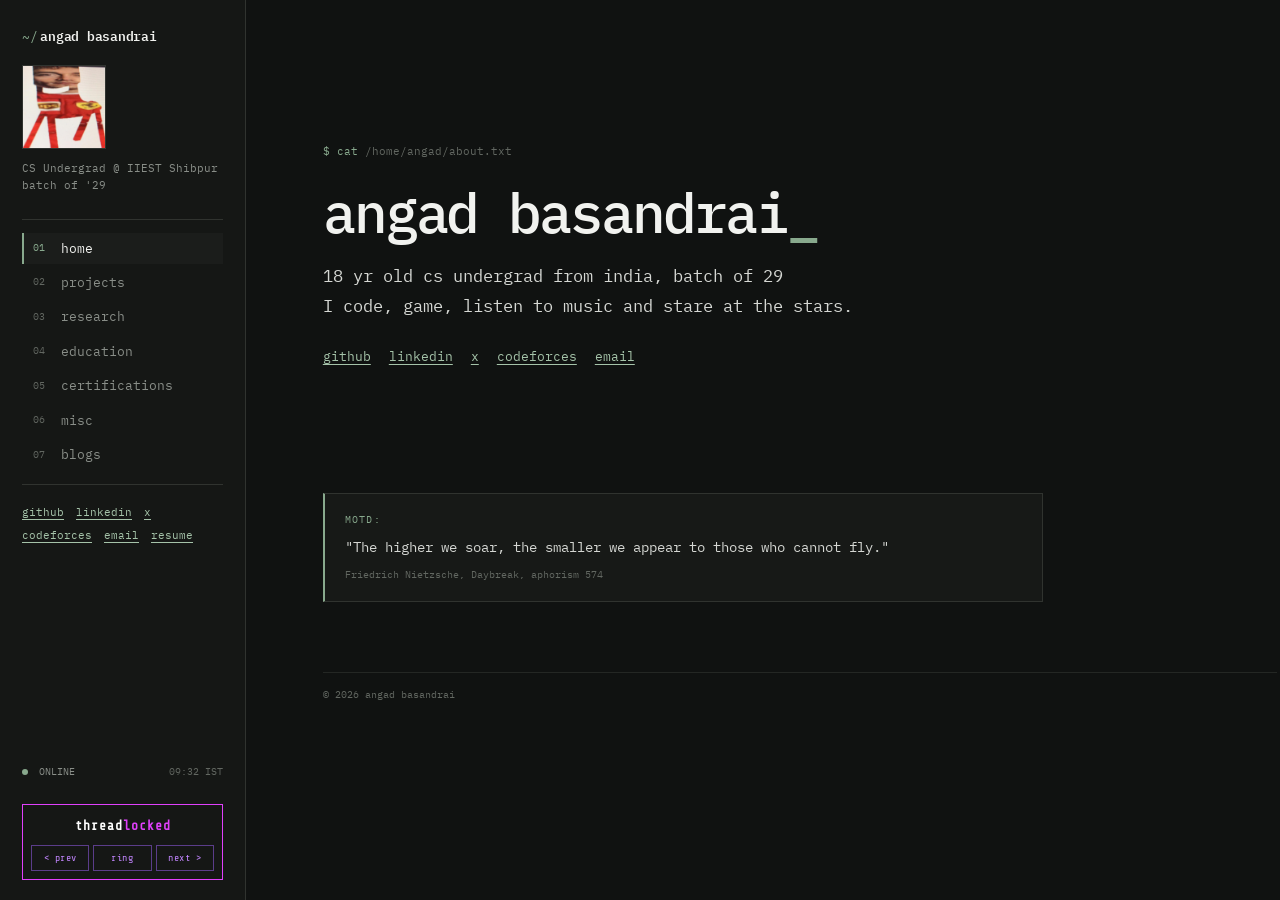
<file: index.html>
<!DOCTYPE html>
<html lang="en">
<head>
  <meta charset="UTF-8">
  <meta name="viewport" content="width=device-width, initial-scale=1.0">
  <meta name="description" content="Angad Basandrai, computer science undergraduate at IIEST Shibpur.">
  <meta name="theme-color" content="#101211">
  <link rel="icon" href="data:image/svg+xml,%3Csvg xmlns='http://www.w3.org/2000/svg' viewBox='0 0 64 64'%3E%3Crect width='64' height='64' fill='%23101211'/%3E%3Ctext x='32' y='42' text-anchor='middle' font-family='monospace' font-size='30' fill='%2388a98d'%3EAB%3C/text%3E%3C/svg%3E">
  <title>angad basandrai</title>
  <link rel="preconnect" href="https://fonts.googleapis.com">
  <link rel="preconnect" href="https://fonts.gstatic.com" crossorigin>
  <link href="https://fonts.googleapis.com/css2?family=IBM+Plex+Mono:wght@400;500;600&amp;family=Share+Tech+Mono&amp;display=swap" rel="stylesheet">
  <link rel="stylesheet" href="style.css">
</head>
<body>
  <a class="skip-link" href="#content">skip to content</a>

  <header class="mobile-header">
    <a href="#home">angad basandrai</a>
    <button class="nav-toggle" type="button" aria-expanded="false" aria-controls="sidebar">menu</button>
  </header>

  <aside class="sidebar" id="sidebar" aria-label="Site sidebar">
    <div class="sidebar-top">
      <a class="wordmark" href="#home">angad basandrai</a>
      <img class="profile-image" src="main.jpg" alt="Angad Basandrai" width="88" height="88">
      <p class="sidebar-role">CS Undergrad @ IIEST Shibpur<br>batch of '29</p>

      <nav class="tab-nav" aria-label="Primary navigation">
        <a class="active" href="#home" data-tab="home"><span>01</span>home</a>
        <a href="#projects" data-tab="projects"><span>02</span>projects</a>
        <a href="#research" data-tab="research"><span>03</span>research</a>
        <a href="#education" data-tab="education"><span>04</span>education</a>
        <a href="#certifications" data-tab="certifications"><span>05</span>certifications</a>
        <a href="#misc" data-tab="misc"><span>06</span>misc</a>
        <a href="#blogs" data-tab="blogs"><span>07</span>blogs</a>
      </nav>

      <nav class="sidebar-links" aria-label="Sidebar profiles and contact">
        <a href="https://github.com/AngadBasandrai" target="_blank" rel="noopener">github</a>
        <a href="https://linkedin.com/in/angad-basandrai" target="_blank" rel="noopener">linkedin</a>
        <a href="https://x.com/AngadBasandrai" target="_blank" rel="noopener">x</a>
        <a href="https://codeforces.com/profile/AngadBasandrai" target="_blank" rel="noopener">codeforces</a>
        <a href="mailto:angadbasandrai@gmail.com">email</a>
        <a href="AngadBasandrai.pdf" target="_blank" rel="noopener">resume</a>
      </nav>
    </div>

    <div class="sidebar-bottom">
      <div class="sidebar-status"><span><i></i> online</span><time id="clock">--:-- IST</time></div>
      <div class="webring-box">
        <span class="webring-name"><span class="wt">thread</span><span class="wl">locked</span></span>
        <div class="webring-btns">
          <a class="webring-btn" href="https://ring.seggs.lol/redirect?from=angad&amp;dir=prev">&lt; prev</a>
          <a class="webring-btn" href="https://ring.seggs.lol/">ring</a>
          <a class="webring-btn" href="https://ring.seggs.lol/redirect?from=angad&amp;dir=next">next &gt;</a>
        </div>
      </div>
    </div>
  </aside>
  <button class="sidebar-scrim" type="button" aria-label="Close menu"></button>

  <nav class="webring-mobile" aria-label="Webring navigation">
    <span class="webring-name"><span class="wt">thread</span><span class="wl">locked</span></span>
    <div class="webring-btns">
      <a class="webring-btn" href="https://ring.seggs.lol/redirect?from=angad&amp;dir=prev">&lt; prev</a>
      <a class="webring-btn" href="https://ring.seggs.lol/">ring</a>
      <a class="webring-btn" href="https://ring.seggs.lol/redirect?from=angad&amp;dir=next">next &gt;</a>
    </div>
  </nav>

  <main id="content">
    <section class="tab-panel active" id="home">
      <div class="intro">
        <p class="path">/home/angad/about.txt</p>
        <h1>angad basandrai<span class="cursor">_</span></h1>
        <p>18 yr old cs undergrad from india, batch of 29</p>
        <p>I code, game, listen to music and stare at the stars.</p>

        <nav class="identity-links" aria-label="Home profiles and contact">
          <a href="https://github.com/AngadBasandrai" target="_blank" rel="noopener">github</a>
          <a href="https://linkedin.com/in/angad-basandrai" target="_blank" rel="noopener">linkedin</a>
          <a href="https://x.com/AngadBasandrai" target="_blank" rel="noopener">x</a>
          <a href="https://codeforces.com/profile/AngadBasandrai" target="_blank" rel="noopener">codeforces</a>
          <a href="mailto:angadbasandrai@gmail.com">email</a>
        </nav>
      </div>

      <blockquote class="quote">
        <span>motd:</span>
        <p>"The higher we soar, the smaller we appear to those who cannot fly."</p>
        <cite>Friedrich Nietzsche, Daybreak, aphorism 574</cite>
      </blockquote>
    </section>

    <section class="section tab-panel" id="projects">
      <header class="section-header">
        <h2><span>01</span> projects</h2>
        <a href="https://github.com/AngadBasandrai?tab=repositories" target="_blank" rel="noopener">github.com/AngadBasandrai</a>
      </header>

      <div class="project-list">
        <details class="project" open>
          <summary>
            <span class="project-id">01</span>
            <strong>qirc</strong>
            <span>rust, quantum computing</span>
            <time>sep. 2026 - present</time>
          </summary>
          <div class="project-body">
            <ul>
              <li>implemented a qir compiler and built-in state-vector simulator from scratch in rust, supporting circuit validation, optimization, and execution.</li>
              <li>implemented multi-format output, including openqasm 3, qir, json, and hardware-specific gate-set and qubit-layout transformations.</li>
              <li>came third in <a href="https://segfault.compilertech.org/#finalists">SegFault 2026</a>.</li>
            </ul>
            <div class="links">
              <a href="https://github.com/AngadBasandrai/qirc" target="_blank" rel="noopener">github</a>
              <a href="https://angadbasandrai.github.io/qirc/" target="_blank" rel="noopener">web</a>
              <a href="https://angadbasandrai.github.io/qirc/book/" target="_blank" rel="noopener">docs</a>
              <a href="https://pypi.org/project/qirc/" target="_blank" rel="noopener">PyPI</a>
              <a href="https://crates.io/crates/qirc-compiler" target="_blank" rel="noopener">crates.io</a>
            </div>
          </div>
        </details>

        <details class="project">
          <summary>
            <span class="project-id">02</span>
            <strong>syrix</strong>
            <span>rust, opengl</span>
            <time>july 2026</time>
          </summary>
          <div class="project-body">
            <ul>
              <li>implemented a from-scratch browser engine in rust, integrating 6 subsystems spanning html parsing, dom representation, layout, graphics, utilities, and browser chrome.</li>
              <li>built a rendering pipeline that converts parsed dom trees into layout boxes and display commands before rasterising pages through an opengl renderer.</li>
              <li>implemented 4 browser interactions: url navigation, hyperlink resolution, page reload, and home-page.</li>
            </ul>
            <div class="links"><a href="https://github.com/AngadBasandrai/syrix" target="_blank" rel="noopener">github</a></div>
          </div>
        </details>

        <details class="project">
          <summary>
            <span class="project-id">03</span>
            <strong>2d physics engine</strong>
            <span>c++, opengl, glfw</span>
            <time>sep. 2025 - july 2026</time>
          </summary>
          <div class="project-body">
            <ul>
              <li>implemented a real-time 2d physics engine using c++, opengl, and glfw, with rk4 numerical integration.</li>
              <li>optimised the simulation pipeline to support 1,000+ bodies at 60+ fps during real-time execution.</li>
              <li>implemented collision detection and physics-based interactions for simulated bodies.</li>
            </ul>
            <div class="links"><a href="https://github.com/AngadBasandrai/physics-engine/releases/tag/v1.0" target="_blank" rel="noopener">github</a></div>
          </div>
        </details>

        <details class="project">
          <summary>
            <span class="project-id">04</span>
            <strong>tune-ai</strong>
            <span>python, peft, reinforcement learning</span>
            <time>june 2026</time>
          </summary>
          <div class="project-body">
            <ul>
              <li>implemented a ppo-based prompt optimiser using qwen2.5-1.5b-instruct with lora fine-tuning and a groq-hosted llama 3.1 8b reward model.</li>
              <li>trained the optimiser on synthetic noisy restaurant-order examples to improve prompt robustness.</li>
              <li>used clipped policy and value losses with entropy regularisation and token-level advantage estimation.</li>
            </ul>
            <div class="links">
              <a href="https://github.com/AngadBasandrai/tune-ai" target="_blank" rel="noopener">github</a>
              <a href="blogs/tune-ai.html">read more</a>
            </div>
          </div>
        </details>

        <details class="project">
          <summary>
            <span class="project-id">05</span>
            <strong>PyScorch</strong>
            <span>python, cuda</span>
            <time>may 2026 - june 2026</time>
          </summary>
          <div class="project-body">
            <ul>
              <li>implemented a neural network library in python with cuda support for gpu-accelerated computation.</li>
              <li>trained a neural network on mnist, achieving approximately 98% accuracy, comparable to pytorch while taking roughly twice the execution time.</li>
            </ul>
            <div class="links"><a href="https://github.com/AngadBasandrai/PyScorch" target="_blank" rel="noopener">github</a></div>
          </div>
        </details>
      </div>

      <div class="other-work">
        <h3>other work</h3>
        <div class="other-row">
          <div><strong>iiest.wiki</strong><span>founder and maintainer, including its associated subwebsites</span></div>
          <div class="links">
            <a href="https://iiest.wiki" target="_blank" rel="noopener">site</a>
            <a href="https://github.com/AngadBasandrai/iiest-wiki" target="_blank" rel="noopener">github</a>
          </div>
        </div>
      </div>
    </section>

    <section class="section tab-panel" id="research">
      <header class="section-header">
        <h2><span>02</span> research</h2>
      </header>

      <div class="project-list">
        <details class="project research-entry" open>
          <summary>
            <span class="project-id">01</span>
            <strong>Safe Opponent Exploitation in Colonel Blotto</strong>
            <span>cs.GT</span>
            <time>sep. 2026 - oct. 2026</time>
          </summary>
          <div class="project-body">
            <ul>
              <li>implemented a double oracle framework with dynamic programming best-response oracles and linear programming over the equilibrium polytope to identify safety-constrained exploitation strategies.</li>
              <li>developed an exact solver for Colonel Blotto games containing up to 4.3 x 10<sup>12</sup> pure strategies without enumerating the complete strategy space.</li>
              <li>characterised gift regions for unequal battlefield values and improved the equal-value divisibility condition from n | B to 2B/n in Z.</li>
              <li>evaluated exploitation strategies against 4,510 human allocations from FiveThirtyEight Riddler Nation tournaments.</li>
            </ul>
            <div class="links">
              <a href="https://github.com/AngadBasandrai/blotto-safe-exp" target="_blank" rel="noopener">github</a>
              <a href="https://doi.org/10.20944/preprints202610.1298.v1" target="_blank" rel="noopener">preprint</a>
            </div>
          </div>
        </details>
      </div>
    </section>

    <section class="section tab-panel" id="education">
      <header class="section-header"><h2><span>03</span> education</h2></header>
      <div class="ledger">
        <div class="ledger-row">
          <time>2025 - 2029</time>
          <div><strong>IIEST Shibpur</strong><span>B.Tech Computer Science and Technology</span></div>
        </div>
        <div class="ledger-row">
          <time>2023 - 2025</time>
          <div><strong>Kundan Vidya Mandir</strong><span>Class XII · PCM + Computer Science · 90.2% · Head Boy · Captained school chess team to multiple competitions</span></div>
        </div>
        <div class="ledger-row">
          <time>2011 - 2023</time>
          <div><strong>Kundan Vidya Mandir</strong><span>Class X · 94.2%</span></div>
        </div>
      </div>

      <div class="skills">
        <div><span>languages</span><p>Rust, C++, C, Python, Java, JavaScript, SQL</p></div>
        <div><span>systems &amp; frameworks</span><p>LLVM, OpenGL, GLFW, React, PyTorch, PEFT</p></div>
        <div><span>tools</span><p>Git, Linux, Ghidra, Burp Suite</p></div>
      </div>
    </section>

    <section class="section tab-panel" id="certifications">
      <header class="section-header"><h2><span>04</span> certifications</h2></header>
      <div class="cert-list">
        <article class="cert">
          <img src="assets/cert-stanford.png" alt="Stanford University logo">
          <div><strong>Machine Learning Specialization</strong><span>Stanford University, DeepLearning.AI · March 2024</span></div>
          <a href="https://www.coursera.org/account/accomplishments/specialization/GHJ2VE7PGCPF" target="_blank" rel="noopener">verify</a>
        </article>
        <article class="cert">
          <img src="assets/cert-caltech.png" alt="Caltech logo">
          <div><strong>The Evolving Universe</strong><span>Caltech · February 2023</span></div>
          <a href="https://www.coursera.org/account/accomplishments/verify/DBU2VY75DW9N" target="_blank" rel="noopener">verify</a>
        </article>
        <article class="cert">
          <img src="assets/cert-trinity.png" alt="Trinity College London logo">
          <div><strong>Electronic Keyboard, Grade 5</strong><span>Trinity College London · September 2022</span></div>
        </article>
        <article class="cert">
          <img src="assets/cert-trinity.png" alt="Trinity College London logo">
          <div><strong>Theory of Music, Grade 2</strong><span>Trinity College London · December 2019</span></div>
        </article>
        <article class="cert">
          <img src="assets/cert-edinburgh.png" alt="The University of Edinburgh logo">
          <div><strong>Fundamentals of Music Theory</strong><span>The University of Edinburgh · January 2019</span></div>
          <a href="https://www.coursera.org/account/accomplishments/verify/2STWG9TU4RLE" target="_blank" rel="noopener">verify</a>
        </article>
      </div>
    </section>

    <section class="section tab-panel" id="misc">
      <header class="section-header"><h2><span>05</span> misc</h2></header>
      <div class="misc-copy">
        <p>just a silly guy enjoying life</p>
        <p><a href="https://open.spotify.com/playlist/5FhcqEunsibd1gmhsBsxci?si=bb0bc37715994f53" target="_blank" rel="noopener">my elite spotify library</a></p>
        <p>if not coding, then playing trackmania</p>
      </div>

      <h3 class="subheading">stuff i've done</h3>
      <div class="ledger compact achievement-list">
        <div class="ledger-row achievement-row">
          <a class="achievement-thumb contain" href="segfault.jpeg" target="_blank" rel="noopener" aria-label="Open the SegFault image"><img src="segfault.jpeg" alt="SegFault 2026 image" loading="lazy"></a>
          <time>Oct 2026</time><div><strong>SegFault 2026 · 3rd Place</strong><span>IICT at IISc Bangalore</span></div>
        </div>
        <div class="ledger-row achievement-row">
          <a class="achievement-thumb contain" href="technofest.jpeg" target="_blank" rel="noopener" aria-label="Open the Techno Fest 2024 poster"><img src="technofest.jpeg" alt="Techno Fest 2024 poster" loading="lazy"></a>
          <time>Aug 2024</time><div><strong>Techno Fest 2024 · 1st Place</strong><span>BCM Foundation · 1st place both individual and team</span></div>
        </div>
        <div class="ledger-row achievement-row">
          <a class="achievement-thumb contain" href="rifle.jpg" target="_blank" rel="noopener" aria-label="Open the Ludhiana District Rifle Club image"><img src="rifle.jpg" alt="Ludhiana District Rifle Club logo" loading="lazy"></a>
          <time>June 2024</time><div><strong>District Shooting Championship · Silver</strong><span>10m Air Pistol Jr. Men · District Rifle Association, Ludhiana</span></div>
        </div>
        <div class="ledger-row achievement-row">
          <a class="achievement-thumb contain" href="rifle.jpg" target="_blank" rel="noopener" aria-label="Open the Ludhiana District Rifle Club image"><img src="rifle.jpg" alt="Ludhiana District Rifle Club logo" loading="lazy"></a>
          <time>June 2024</time><div><strong>District Shooting Championship · Gold</strong><span>10m Air Pistol Men · District Rifle Association, Ludhiana</span></div>
        </div>
        <div class="ledger-row achievement-row">
          <a class="achievement-thumb" href="sahodya.jpeg" target="_blank" rel="noopener" aria-label="Open the Sahodaya chess team photo"><img src="sahodya.jpeg" alt="Ludhiana Sahodaya chess team with its trophy" loading="lazy"></a>
          <time>Aug 2023</time><div><strong>Ludhiana Sahodaya Inter School Chess · Runner Up</strong><span>LSSC</span></div>
        </div>
        <div class="ledger-row achievement-row">
          <a class="achievement-thumb" href="techmanthan.jpeg" target="_blank" rel="noopener" aria-label="Open the Tech Manthan award photo"><img src="techmanthan.jpeg" alt="Receiving the Tech Manthan 1.0 award" loading="lazy"></a>
          <time>Aug 2023</time><div><strong>Tech Manthan 1.0 · Winner</strong><span>BCM Arya Model Sr. Sec. School, Ludhiana</span></div>
        </div>
        <div class="ledger-row achievement-row no-image"><span class="achievement-spacer" aria-hidden="true"></span><time>Aug 2022</time><div><strong>District Chess Championship · Silver</strong><span>LDCA</span></div></div>
        <div class="ledger-row achievement-row">
          <a class="achievement-thumb" href="bharatkojano.jpeg" target="_blank" rel="noopener" aria-label="Open the Bharat Ko Jano award photo"><img src="bharatkojano.jpeg" alt="Bharat Ko Jano award photo" loading="lazy"></a>
          <time>Dec 2018</time><div><strong>Bharat Ko Jano · Regional (North Zone), 2nd Runner Up</strong><span>Bharat Vikas Parishad · 1st place state level · 2nd runner up regional level</span></div>
        </div>
      </div>
    </section>

    <section class="section tab-panel" id="blogs">
      <header class="section-header"><h2><span>06</span> blogs</h2></header>
      <a class="blog-row" href="blogs/word-turing-complete.html">
        <time datetime="2026-11-11">November 2026</time>
        <strong>Game of Life in MS Word</strong>
        <span>Field codes, mail merge, a Turing machine, Bad Apple, and a small language called Quill. The journey to making Word run code.</span>
      </a>
      <a class="blog-row" href="blogs/tune-ai.html">
        <time>June 2026</time>
        <strong>tune.ai</strong>
        <span>Using PPO to fine-tune a small LLM to reformat messy restaurant orders. What worked, what didn't, and why the reward model is the whole game.</span>
      </a>
    </section>
    <footer class="footer">
      <span>© 2026 angad basandrai</span>
    </footer>
  </main>

  <script src="scripts.js"></script>
</body>
</html>
</file>
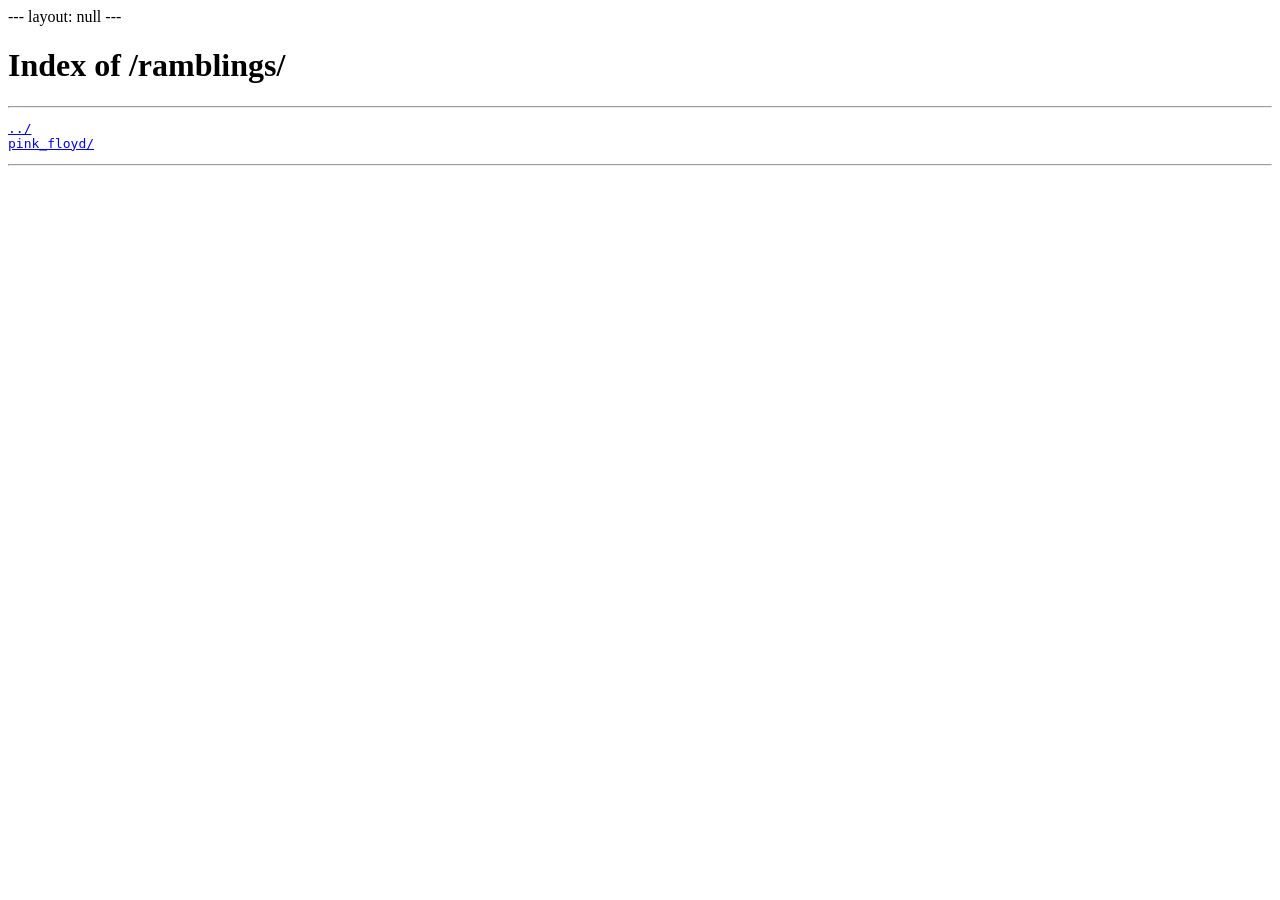
<file: ramblings/index.html>
---
layout: null
---
<!DOCTYPE html>
<html><head><meta charset="utf-8"><title>Index of /ramblings/</title></head>
<body>
<h1>Index of /ramblings/</h1>
<hr><pre>
<a href="../">../</a>
<a href="pink_floyd/">pink_floyd/</a></pre><hr>
</body></html>
</file>
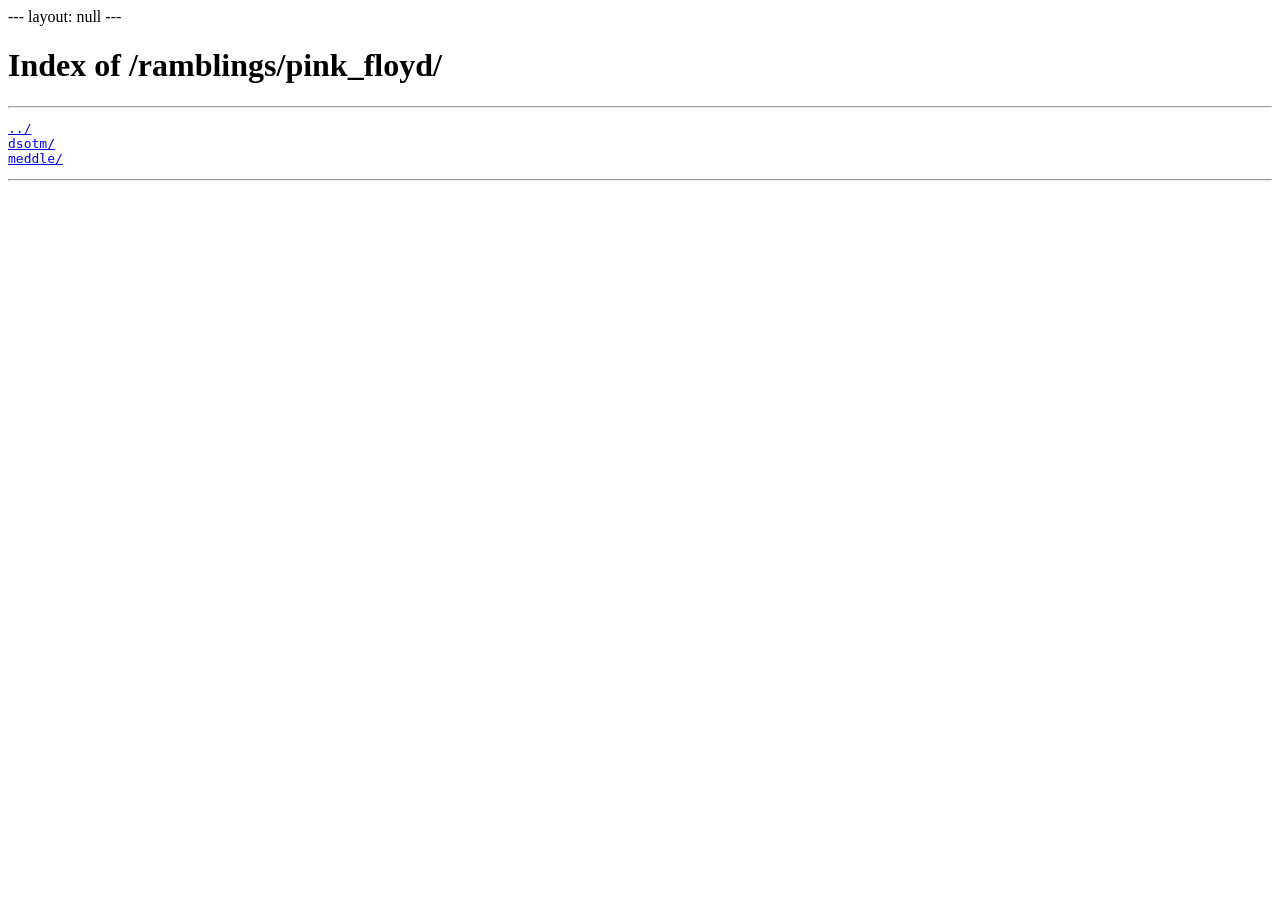
<file: ramblings/pink_floyd/index.html>
---
layout: null
---
<!DOCTYPE html>
<html><head><meta charset="utf-8"><title>Index of /ramblings/pink_floyd/</title></head>
<body>
<h1>Index of /ramblings/pink_floyd/</h1>
<hr><pre>
<a href="../">../</a>
<a href="dsotm/">dsotm/</a>
<a href="meddle/">meddle/</a></pre><hr>
</body></html>
</file>
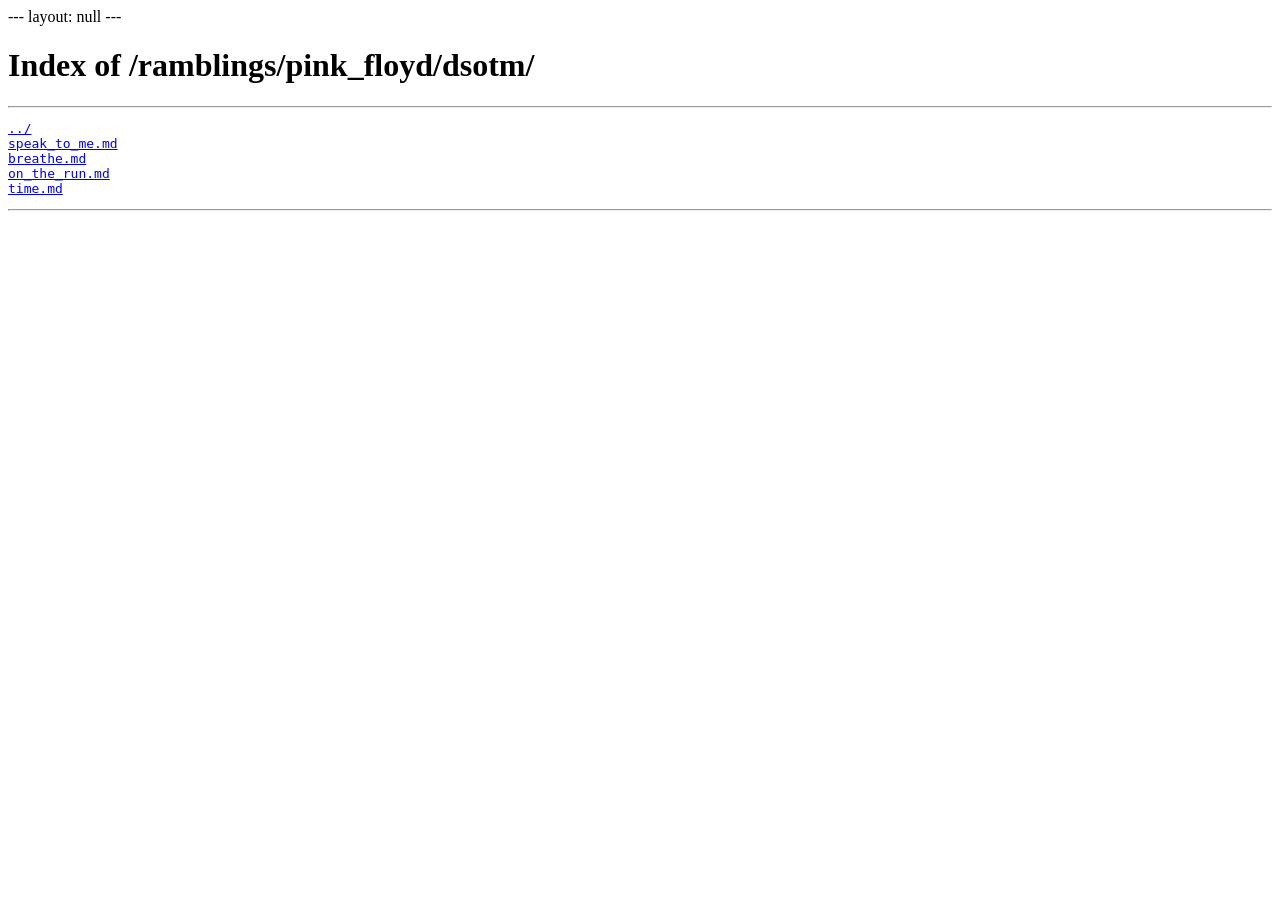
<file: ramblings/pink_floyd/dsotm/index.html>
---
layout: null
---
<!DOCTYPE html>
<html><head><meta charset="utf-8"><title>Index of /ramblings/pink_floyd/dsotm/</title></head>
<body>
<h1>Index of /ramblings/pink_floyd/dsotm/</h1>
<hr><pre>
<a href="../">../</a>
<a href="speak_to_me.html">speak_to_me.md</a>
<a href="breathe.html">breathe.md</a>
<a href="on_the_run.html">on_the_run.md</a>
<a href="on_the_run.html">time.md</a>
</pre><hr>
</body></html>
</file>
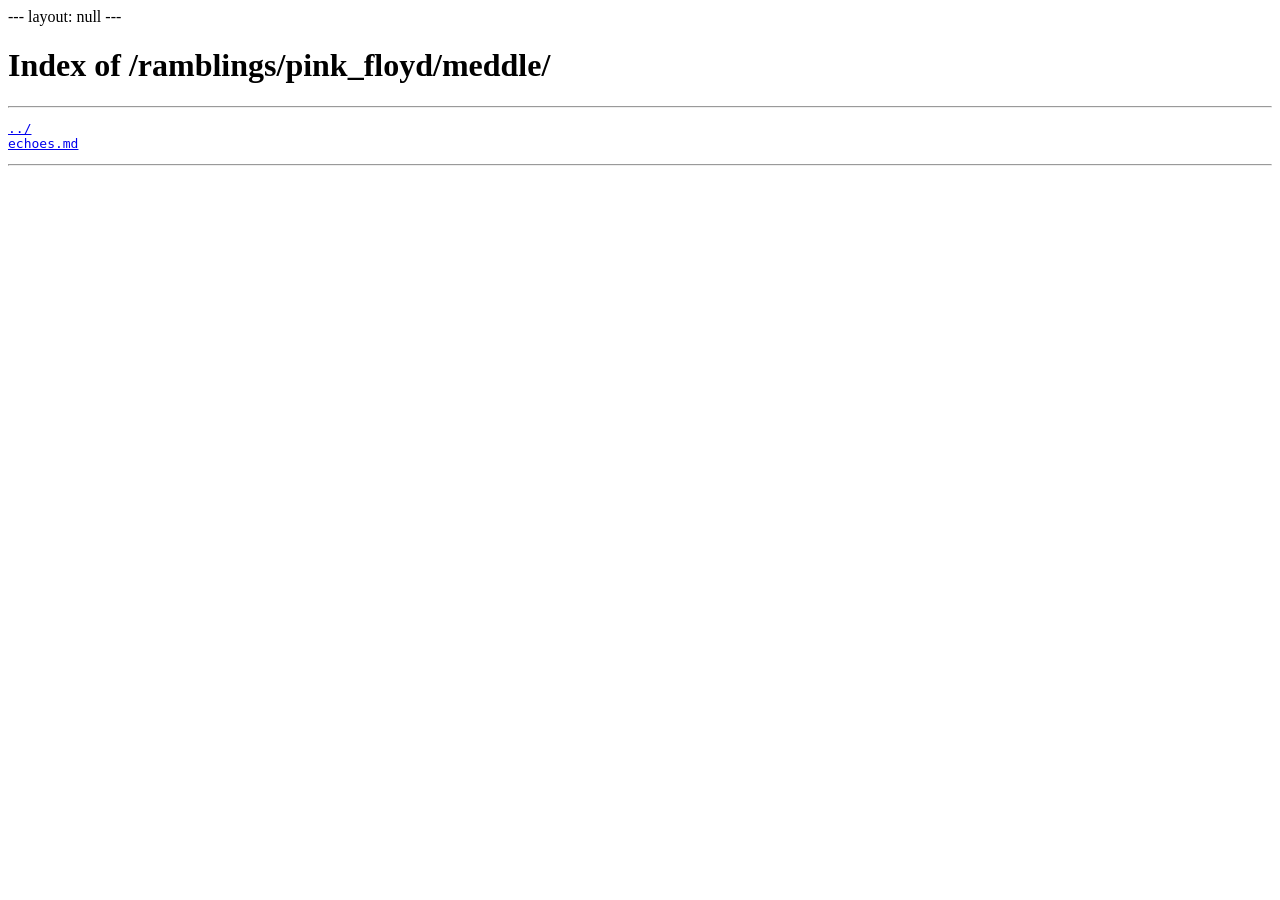
<file: ramblings/pink_floyd/meddle/index.html>
---
layout: null
---
<!DOCTYPE html>
<html><head><meta charset="utf-8"><title>Index of /ramblings/pink_floyd/meddle/</title></head>
<body>
<h1>Index of /ramblings/pink_floyd/meddle/</h1>
<hr><pre>
<a href="../">../</a>
<a href="echoes.html">echoes.md</a></pre><hr>
</body></html>
</file>
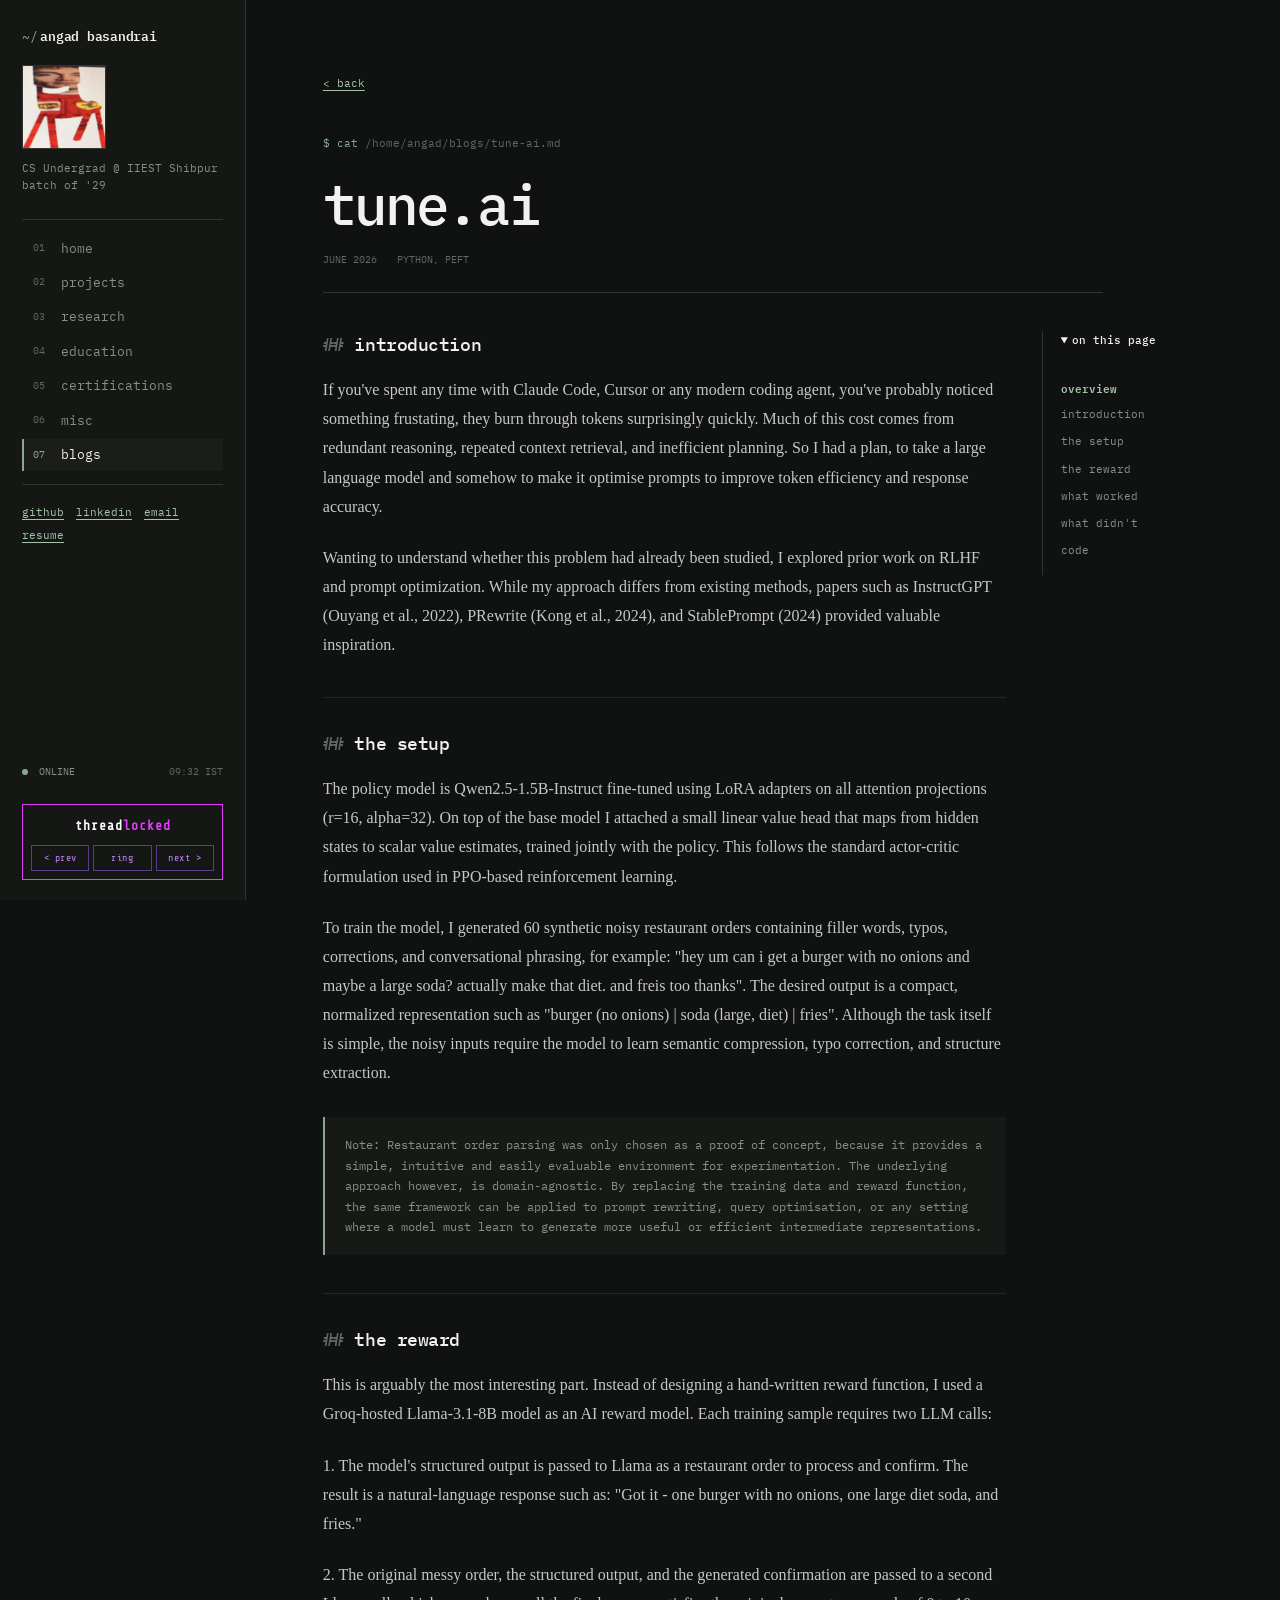
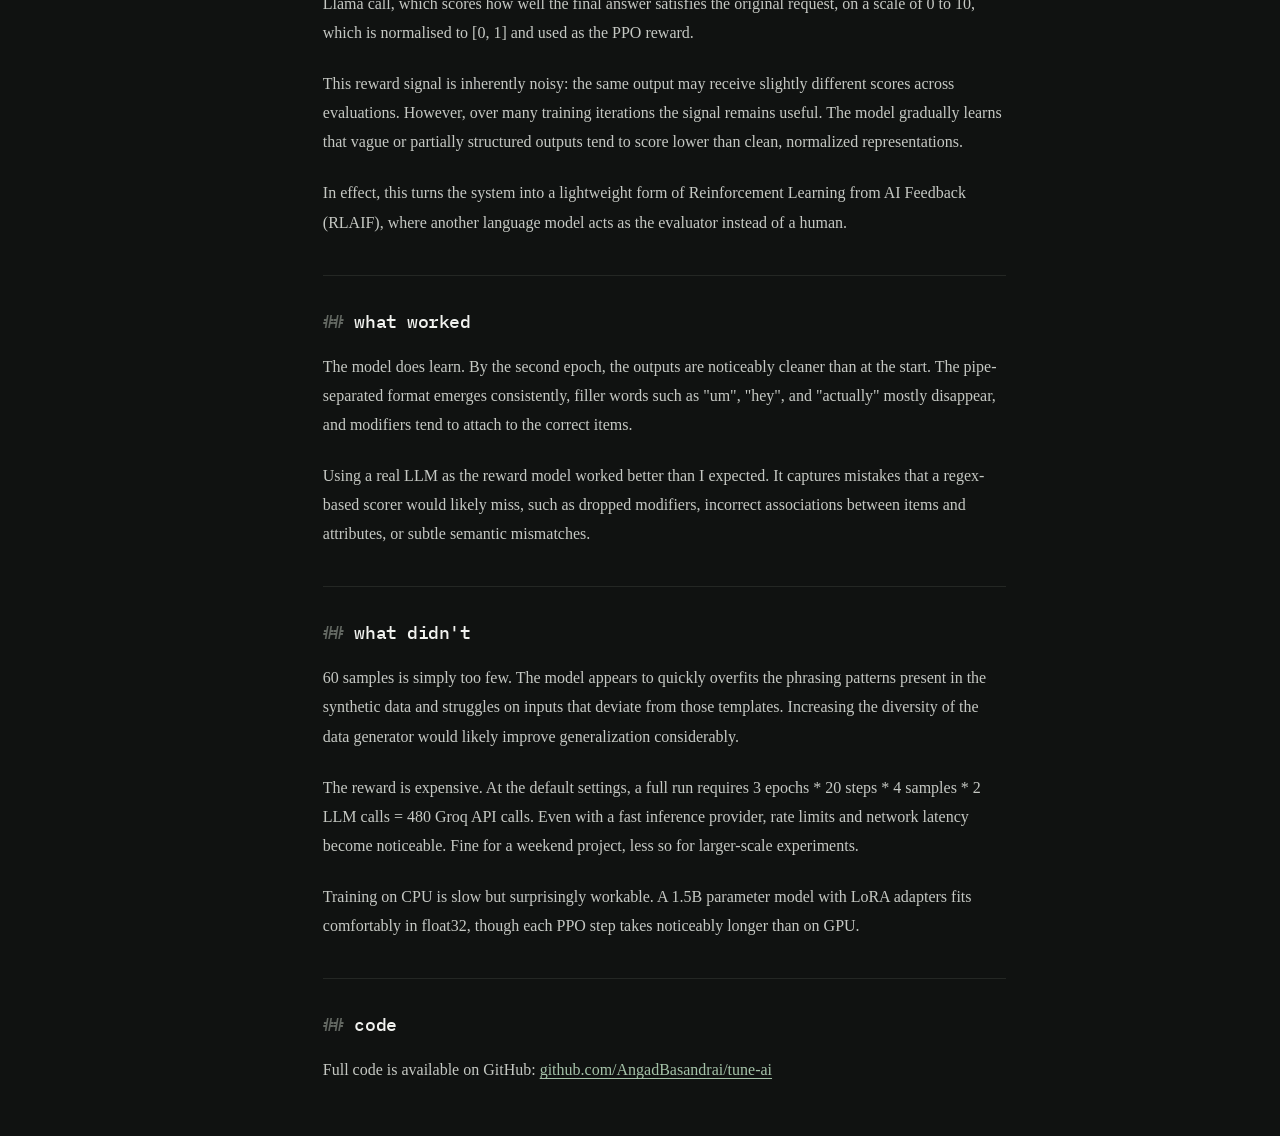
<file: blogs/tune-ai.html>
<!DOCTYPE html>
<html lang="en">
<head>
  <meta charset="UTF-8">
  <meta name="viewport" content="width=device-width, initial-scale=1.0">
  <meta name="description" content="Using PPO to fine-tune a small LLM to reformat messy restaurant orders.">
  <meta name="theme-color" content="#101211">
  <link rel="icon" href="data:image/svg+xml,%3Csvg xmlns='http://www.w3.org/2000/svg' viewBox='0 0 64 64'%3E%3Crect width='64' height='64' fill='%23101211'/%3E%3Ctext x='32' y='42' text-anchor='middle' font-family='monospace' font-size='30' fill='%2388a98d'%3EAB%3C/text%3E%3C/svg%3E">
  <title>tune.ai | angad basandrai</title>
  <link rel="preconnect" href="https://fonts.googleapis.com">
  <link rel="preconnect" href="https://fonts.gstatic.com" crossorigin>
  <link href="https://fonts.googleapis.com/css2?family=IBM+Plex+Mono:wght@400;500;600&amp;family=Share+Tech+Mono&amp;display=swap" rel="stylesheet">
  <link rel="stylesheet" href="../style.css">
</head>
<body>
  <a class="skip-link" href="#article">skip to content</a>

  <header class="mobile-header">
    <a href="../index.html#home">angad basandrai</a>
    <button class="nav-toggle" type="button" aria-expanded="false" aria-controls="sidebar">menu</button>
  </header>

  <aside class="sidebar" id="sidebar" aria-label="Site sidebar">
    <div class="sidebar-top">
      <a class="wordmark" href="../index.html#home">angad basandrai</a>
      <img class="profile-image" src="../main.jpg" alt="Angad Basandrai" width="88" height="88">
      <p class="sidebar-role">CS Undergrad @ IIEST Shibpur<br>batch of '29</p>

      <nav class="tab-nav" aria-label="Primary navigation">
        <a href="../index.html#home"><span>01</span>home</a>
        <a href="../index.html#projects"><span>02</span>projects</a>
        <a href="../index.html#research"><span>03</span>research</a>
        <a href="../index.html#education"><span>04</span>education</a>
        <a href="../index.html#certifications"><span>05</span>certifications</a>
        <a href="../index.html#misc"><span>06</span>misc</a>
        <a class="active" href="../index.html#blogs"><span>07</span>blogs</a>
      </nav>

      <nav class="sidebar-links" aria-label="Profiles and contact">
        <a href="https://github.com/AngadBasandrai" target="_blank" rel="noopener">github</a>
        <a href="https://linkedin.com/in/angad-basandrai" target="_blank" rel="noopener">linkedin</a>
        <a href="mailto:angadbasandrai@gmail.com">email</a>
        <a href="../AngadBasandrai.pdf" target="_blank" rel="noopener">resume</a>
      </nav>
    </div>

    <div class="sidebar-bottom">
      <div class="sidebar-status"><span><i></i> online</span><time id="clock">--:-- IST</time></div>
      <div class="webring-box">
        <span class="webring-name"><span class="wt">thread</span><span class="wl">locked</span></span>
        <div class="webring-btns">
          <a class="webring-btn" href="https://ring.seggs.lol/redirect?from=angad&amp;dir=prev">&lt; prev</a>
          <a class="webring-btn" href="https://ring.seggs.lol/">ring</a>
          <a class="webring-btn" href="https://ring.seggs.lol/redirect?from=angad&amp;dir=next">next &gt;</a>
        </div>
      </div>
    </div>
  </aside>
  <button class="sidebar-scrim" type="button" aria-label="Close menu"></button>

  <nav class="webring-mobile" aria-label="Webring navigation">
    <span class="webring-name"><span class="wt">thread</span><span class="wl">locked</span></span>
    <div class="webring-btns">
      <a class="webring-btn" href="https://ring.seggs.lol/redirect?from=angad&amp;dir=prev">&lt; prev</a>
      <a class="webring-btn" href="https://ring.seggs.lol/">ring</a>
      <a class="webring-btn" href="https://ring.seggs.lol/redirect?from=angad&amp;dir=next">next &gt;</a>
    </div>
  </nav>

  <main id="article">
    <article class="article-main" aria-labelledby="post-title">
      <a class="article-back" href="../index.html#blogs">&lt; back</a>

      <header class="article-head" id="overview">
        <p class="path">/home/angad/blogs/tune-ai.md</p>
        <h1 id="post-title">tune.ai</h1>
        <div class="article-meta"><span>june 2026</span><span>python, peft</span></div>
      </header>

      <div class="article-layout">
        <aside class="article-contents" aria-label="Article sections">
          <details open>
            <summary>on this page</summary>
            <nav aria-label="Jump to section">
              <ol>
                <li><a href="#overview">overview</a></li>
                <li><a href="#introduction">introduction</a></li>
                <li><a href="#the-setup">the setup</a></li>
                <li><a href="#the-reward">the reward</a></li>
                <li><a href="#what-worked">what worked</a></li>
                <li><a href="#what-didnt">what didn&#x27;t</a></li>
                <li><a href="#code">code</a></li>
              </ol>
            </nav>
          </details>
        </aside>

        <div class="article-copy">
          <section aria-labelledby="introduction" class="article-section">
            <h2 id="introduction" tabindex="-1">introduction</h2>
            <p>If you've spent any time with Claude Code, Cursor or any modern coding agent, you've probably noticed something frustating, they burn through tokens surprisingly quickly. Much of this cost comes from redundant reasoning, repeated context retrieval, and inefficient planning. So I had a plan, to take a large language model and somehow to make it optimise prompts to improve token efficiency and response accuracy.</p>
            <p>Wanting to understand whether this problem had already been studied, I explored prior work on RLHF and prompt optimization. While my approach differs from existing methods, papers such as InstructGPT (Ouyang et al., 2022), PRewrite (Kong et al., 2024), and StablePrompt (2024) provided valuable inspiration.</p>
          </section>
          <section aria-labelledby="the-setup" class="article-section">
            <h2 id="the-setup" tabindex="-1">the setup</h2>
            <p>The policy model is Qwen2.5-1.5B-Instruct fine-tuned using LoRA adapters on all attention projections (r=16, alpha=32). On top of the base model I attached a small linear value head that maps from hidden states to scalar value estimates, trained jointly with the policy. This follows the standard actor-critic formulation used in PPO-based reinforcement learning.</p>
            <p>To train the model, I generated 60 synthetic noisy restaurant orders containing filler words, typos, corrections, and conversational phrasing, for example: "hey um can i get a burger with no onions and maybe a large soda? actually make that diet. and freis too thanks". The desired output is a compact, normalized representation such as "burger (no onions) | soda (large, diet) | fries". Although the task itself is simple, the noisy inputs require the model to learn semantic compression, typo correction, and structure extraction.</p>
            <aside aria-label="Article note" class="article-note">Note: Restaurant order parsing was only chosen as a proof of concept, because it provides a simple, intuitive and easily evaluable environment for experimentation. The underlying approach however, is domain-agnostic. By replacing the training data and reward function, the same framework can be applied to prompt rewriting, query optimisation, or any setting where a model must learn to generate more useful or efficient intermediate representations.</aside>
          </section>
          <section aria-labelledby="the-reward" class="article-section">
            <h2 id="the-reward" tabindex="-1">the reward</h2>
            <p>This is arguably the most interesting part. Instead of designing a hand-written reward function, I used a Groq-hosted Llama-3.1-8B model as an AI reward model. Each training sample requires two LLM calls:</p>
            <p>1. The model's structured output is passed to Llama as a restaurant order to process and confirm. The result is a natural-language response such as: "Got it - one burger with no onions, one large diet soda, and fries."</p>
            <p>2. The original messy order, the structured output, and the generated confirmation are passed to a second Llama call, which scores how well the final answer satisfies the original request, on a scale of 0 to 10, which is normalised to [0, 1] and used as the PPO reward.</p>
            <p>This reward signal is inherently noisy: the same output may receive slightly different scores across evaluations. However, over many training iterations the signal remains useful. The model gradually learns that vague or partially structured outputs tend to score lower than clean, normalized representations.</p>
            <p>In effect, this turns the system into a lightweight form of Reinforcement Learning from AI Feedback (RLAIF), where another language model acts as the evaluator instead of a human.</p>
          </section>
          <section aria-labelledby="what-worked" class="article-section">
            <h2 id="what-worked" tabindex="-1">what worked</h2>
            <p>The model does learn. By the second epoch, the outputs are noticeably cleaner than at the start. The pipe-separated format emerges consistently, filler words such as "um", "hey", and "actually" mostly disappear, and modifiers tend to attach to the correct items.</p>
            <p>Using a real LLM as the reward model worked better than I expected. It captures mistakes that a regex-based scorer would likely miss, such as dropped modifiers, incorrect associations between items and attributes, or subtle semantic mismatches.</p>
          </section>
          <section aria-labelledby="what-didnt" class="article-section">
            <h2 id="what-didnt" tabindex="-1">what didn't</h2>
            <p>60 samples is simply too few. The model appears to quickly overfits the phrasing patterns present in the synthetic data and struggles on inputs that deviate from those templates. Increasing the diversity of the data generator would likely improve generalization considerably.</p>
            <p>The reward is expensive. At the default settings, a full run requires 3 epochs * 20 steps * 4 samples * 2 LLM calls = 480 Groq API calls. Even with a fast inference provider, rate limits and network latency become noticeable. Fine for a weekend project, less so for larger-scale experiments.</p>
            <p>Training on CPU is slow but surprisingly workable. A 1.5B parameter model with LoRA adapters fits comfortably in float32, though each PPO step takes noticeably longer than on GPU.</p>
          </section>
          <section aria-labelledby="code" class="article-section">
            <h2 id="code" tabindex="-1">code</h2>
            <p>Full code is available on GitHub: <a href="https://github.com/AngadBasandrai/tune-ai" rel="noopener" target="_blank">github.com/AngadBasandrai/tune-ai</a></p>
          </section>
        </div>
      </div>
    </article>
  </main>

  <script src="../scripts.js"></script>
  <script src="article.js"></script>
</body>
</html>
</file>
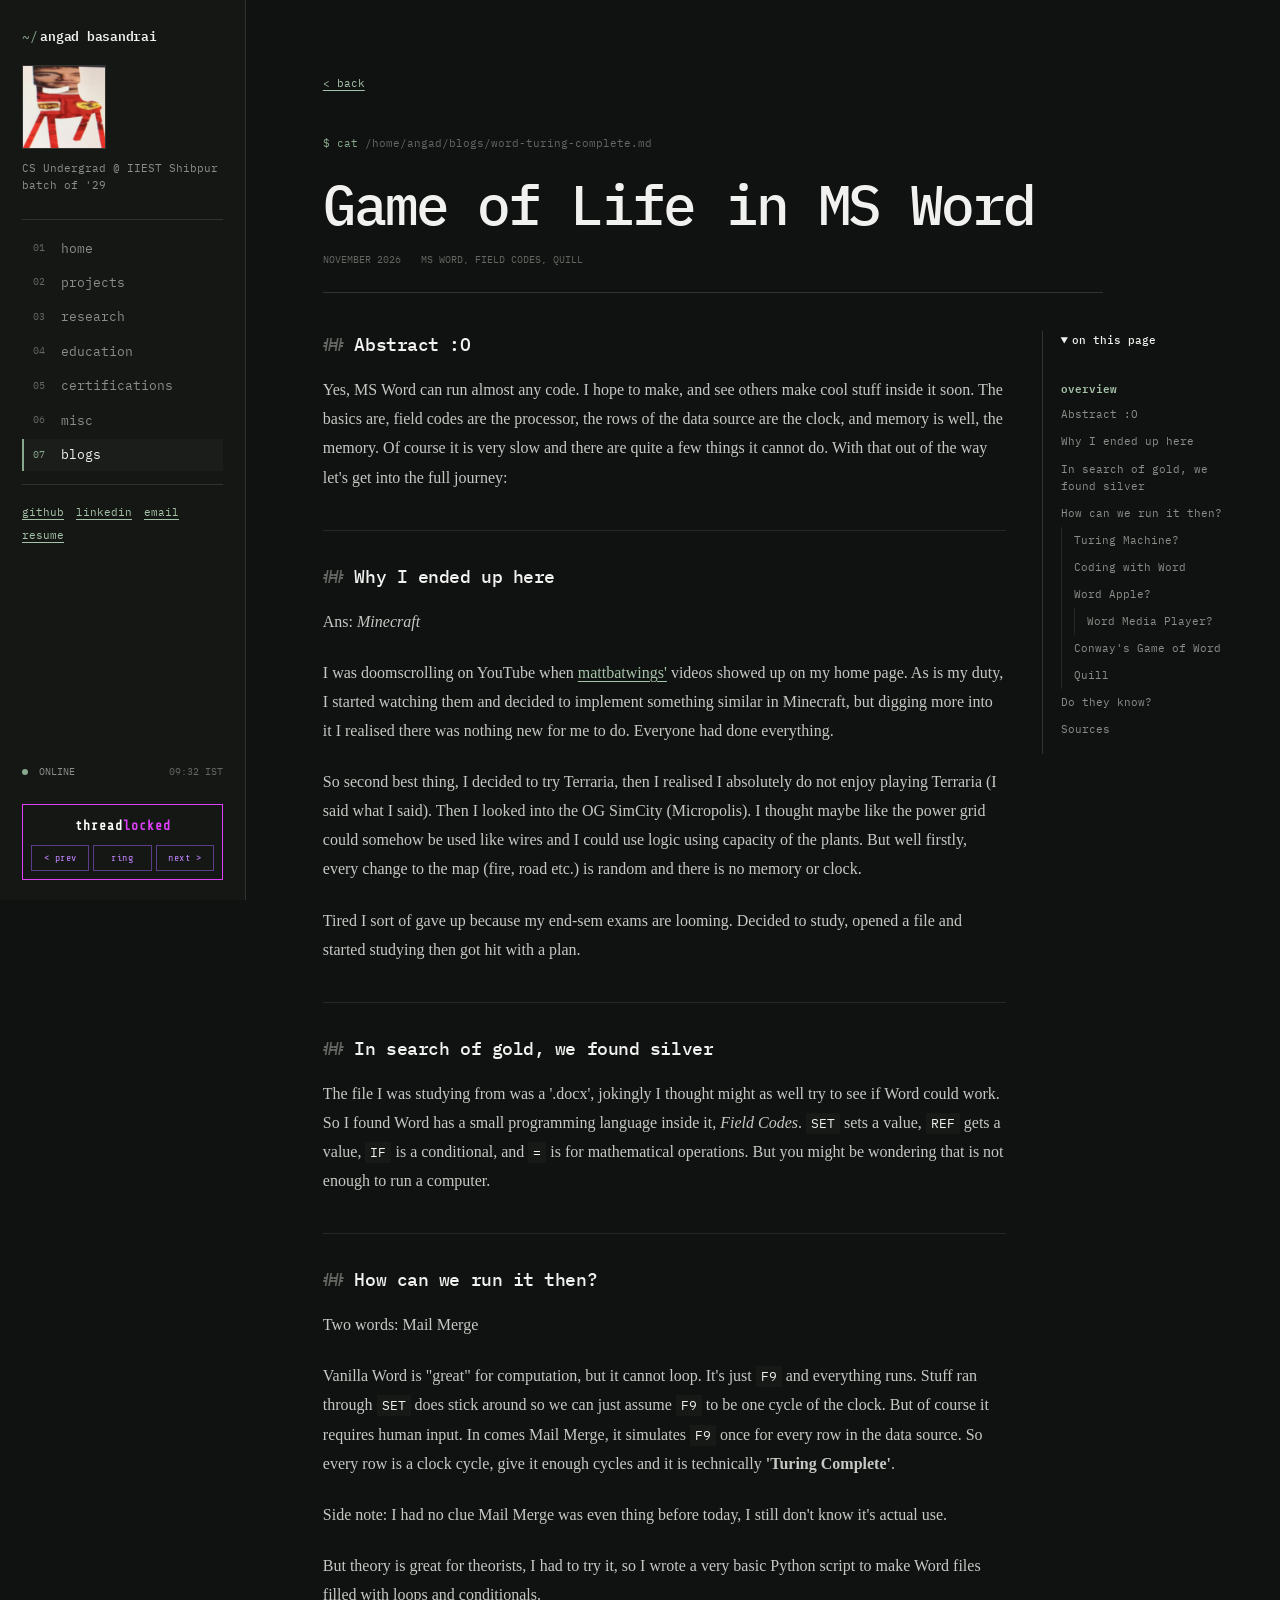
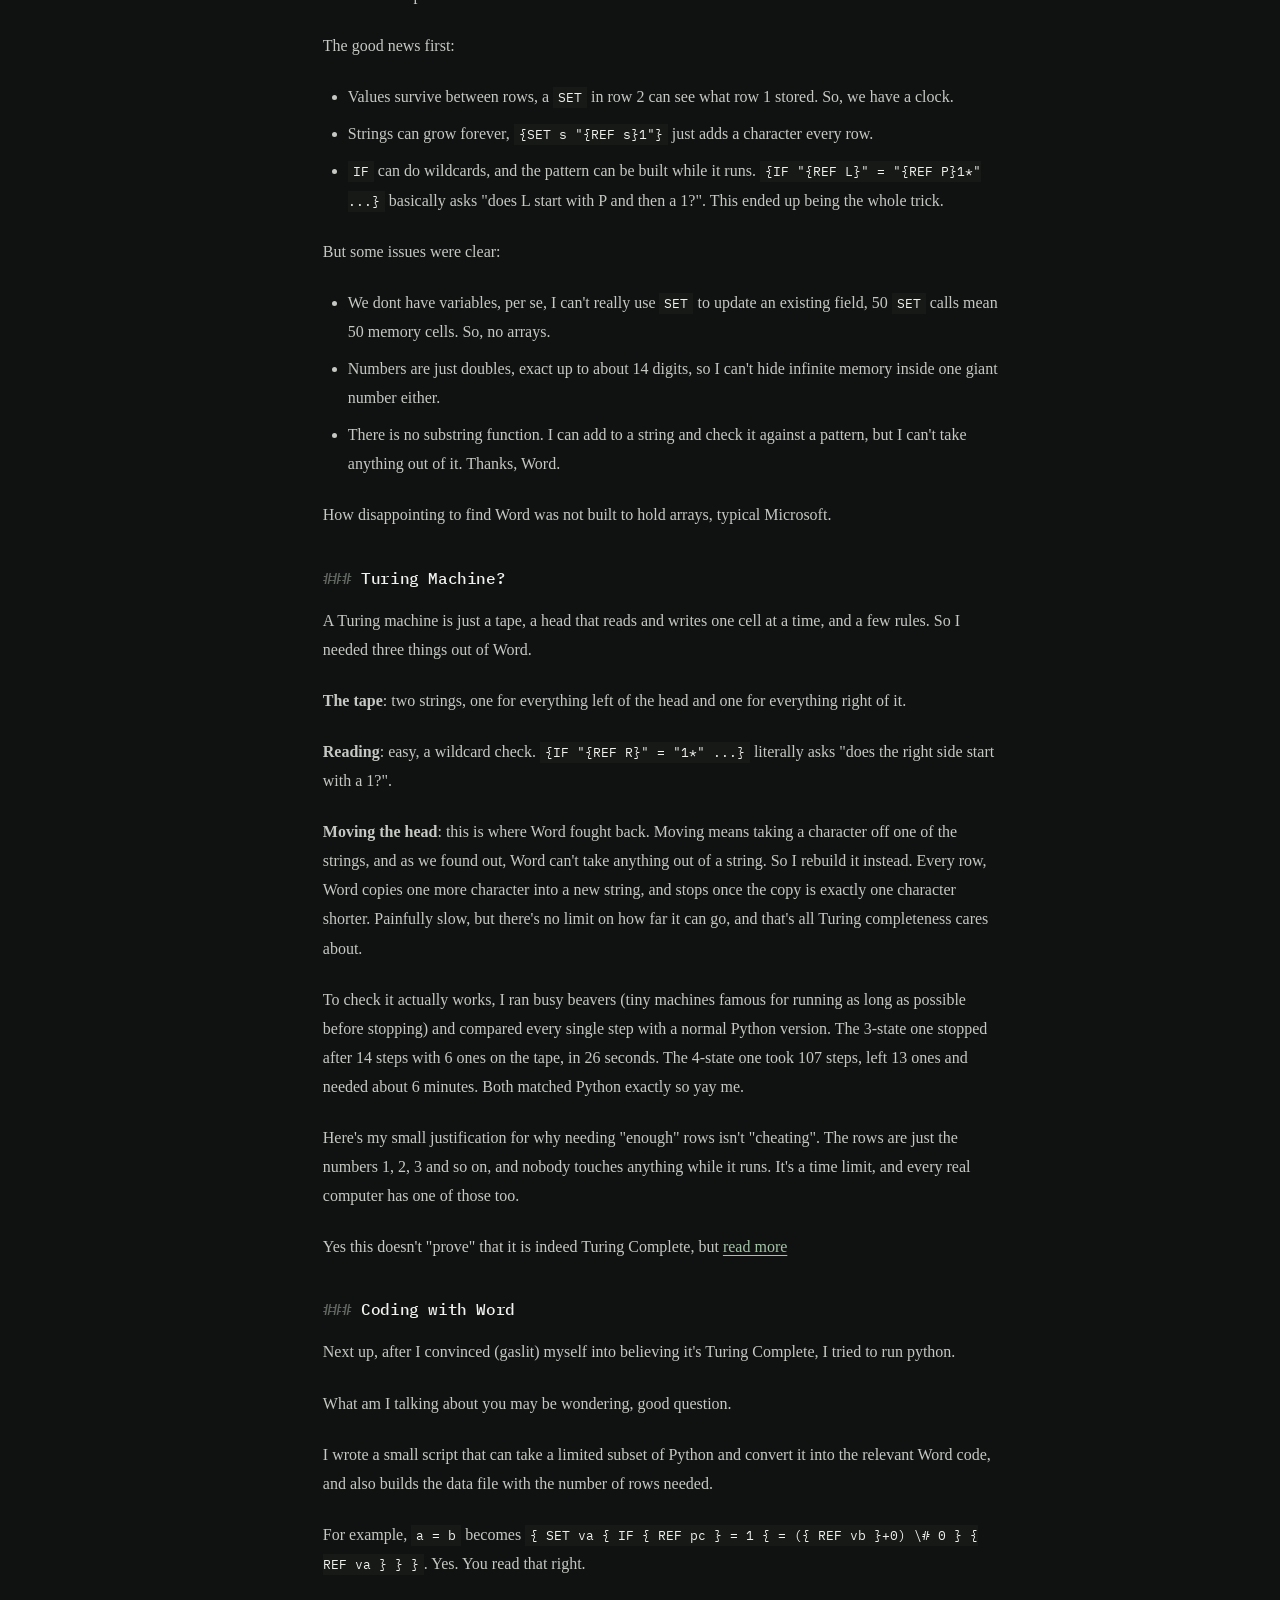
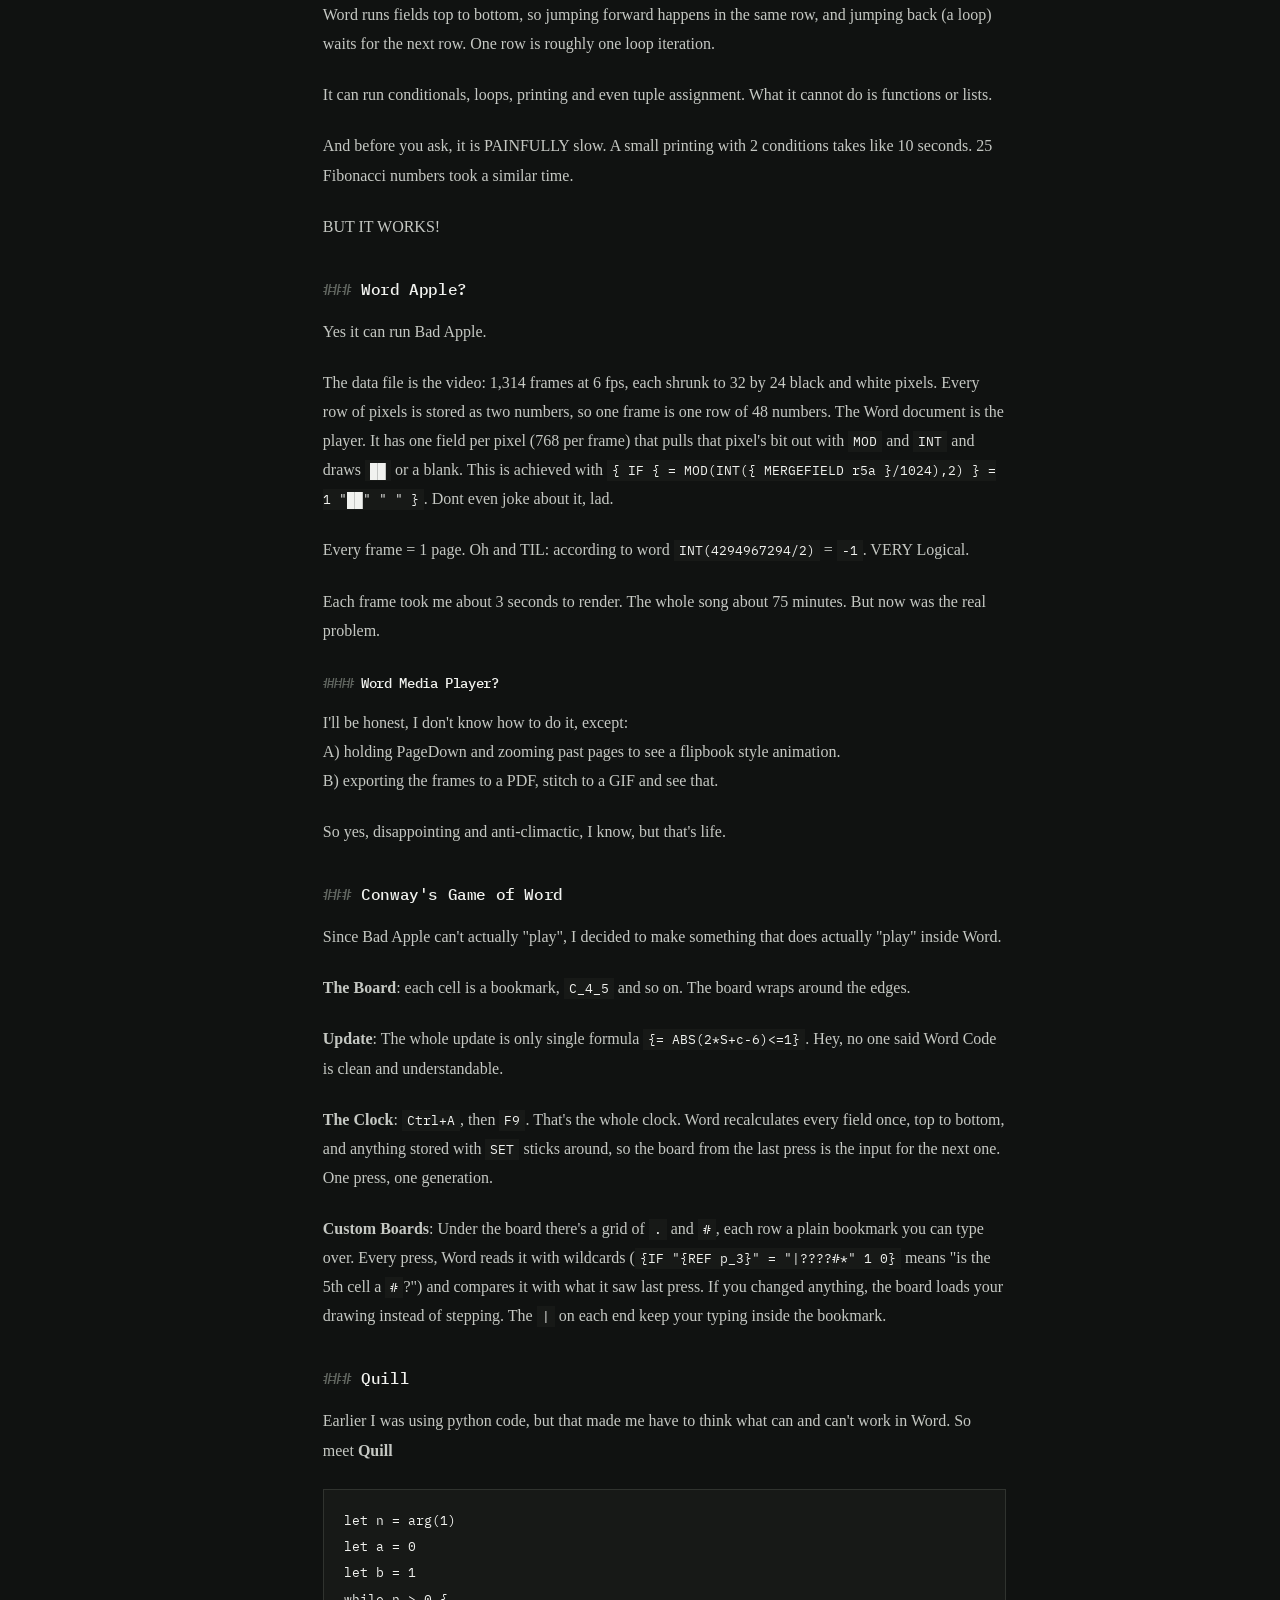
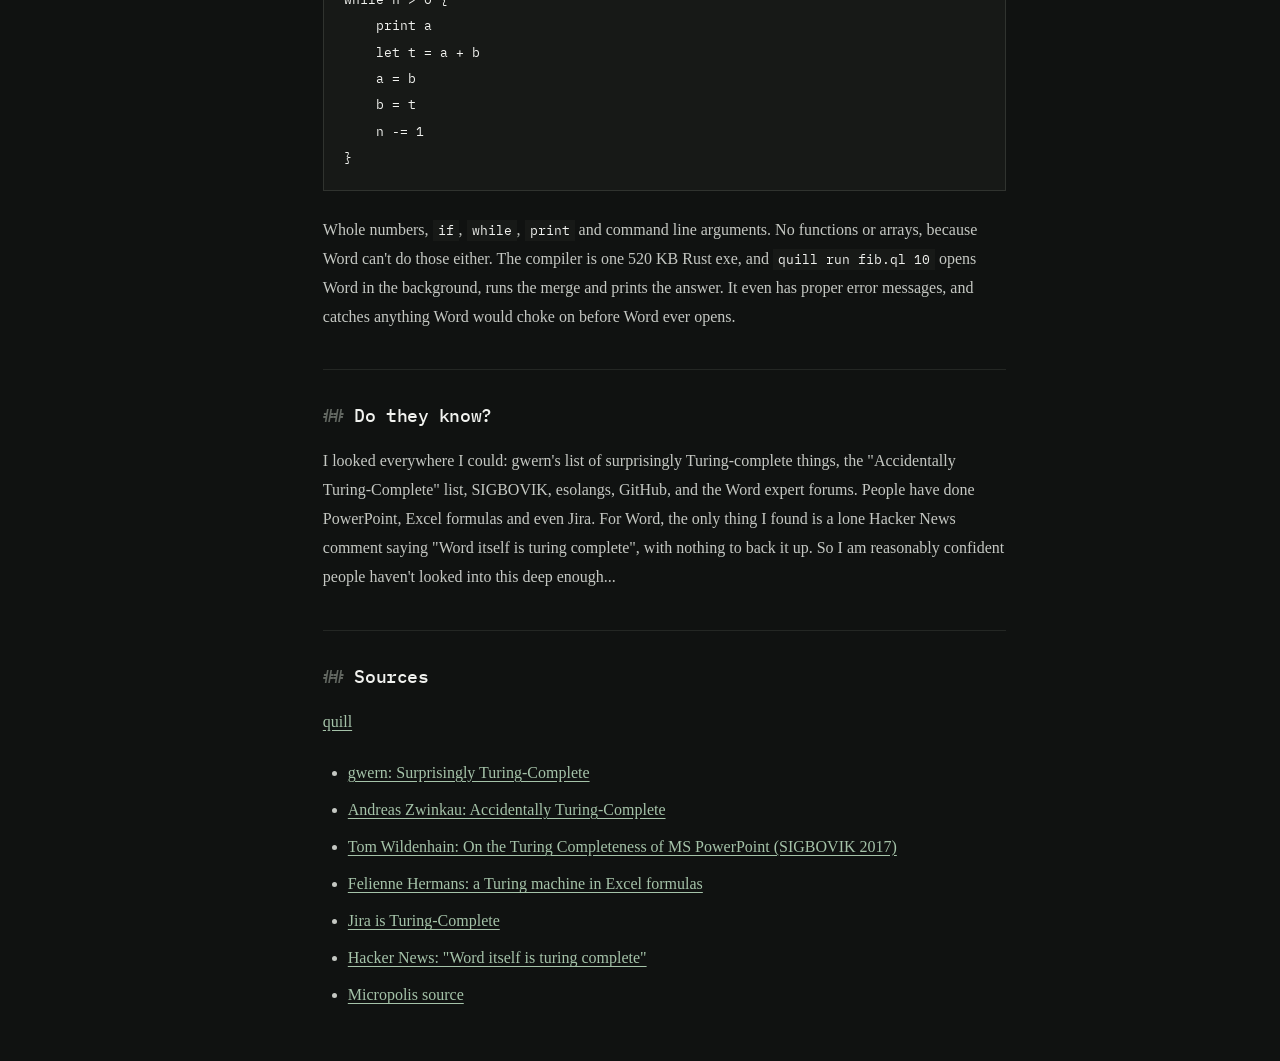
<file: blogs/word-turing-complete.html>
<!DOCTYPE html>
<html lang="en">
<head>
  <meta charset="UTF-8">
  <meta name="viewport" content="width=device-width, initial-scale=1.0">
  <meta name="description" content="Making Microsoft Word run code with field codes, mail merge, a Turing machine, and a small language called Quill.">
  <meta name="theme-color" content="#101211">
  <link rel="icon" href="data:image/svg+xml,%3Csvg xmlns='http://www.w3.org/2000/svg' viewBox='0 0 64 64'%3E%3Crect width='64' height='64' fill='%23101211'/%3E%3Ctext x='32' y='42' text-anchor='middle' font-family='monospace' font-size='30' fill='%2388a98d'%3EAB%3C/text%3E%3C/svg%3E">
  <title>Game of Life in MS Word | angad basandrai</title>
  <link rel="preconnect" href="https://fonts.googleapis.com">
  <link rel="preconnect" href="https://fonts.gstatic.com" crossorigin>
  <link href="https://fonts.googleapis.com/css2?family=IBM+Plex+Mono:wght@400;500;600&amp;family=Share+Tech+Mono&amp;display=swap" rel="stylesheet">
  <link rel="stylesheet" href="../style.css">
</head>
<body>
  <a class="skip-link" href="#article">skip to content</a>

  <header class="mobile-header">
    <a href="../index.html#home">angad basandrai</a>
    <button class="nav-toggle" type="button" aria-expanded="false" aria-controls="sidebar">menu</button>
  </header>

  <aside class="sidebar" id="sidebar" aria-label="Site sidebar">
    <div class="sidebar-top">
      <a class="wordmark" href="../index.html#home">angad basandrai</a>
      <img class="profile-image" src="../main.jpg" alt="Angad Basandrai" width="88" height="88">
      <p class="sidebar-role">CS Undergrad @ IIEST Shibpur<br>batch of '29</p>

      <nav class="tab-nav" aria-label="Primary navigation">
        <a href="../index.html#home"><span>01</span>home</a>
        <a href="../index.html#projects"><span>02</span>projects</a>
        <a href="../index.html#research"><span>03</span>research</a>
        <a href="../index.html#education"><span>04</span>education</a>
        <a href="../index.html#certifications"><span>05</span>certifications</a>
        <a href="../index.html#misc"><span>06</span>misc</a>
        <a class="active" href="../index.html#blogs"><span>07</span>blogs</a>
      </nav>

      <nav class="sidebar-links" aria-label="Profiles and contact">
        <a href="https://github.com/AngadBasandrai" target="_blank" rel="noopener">github</a>
        <a href="https://linkedin.com/in/angad-basandrai" target="_blank" rel="noopener">linkedin</a>
        <a href="mailto:angadbasandrai@gmail.com">email</a>
        <a href="../AngadBasandrai.pdf" target="_blank" rel="noopener">resume</a>
      </nav>
    </div>

    <div class="sidebar-bottom">
      <div class="sidebar-status"><span><i></i> online</span><time id="clock">--:-- IST</time></div>
      <div class="webring-box">
        <span class="webring-name"><span class="wt">thread</span><span class="wl">locked</span></span>
        <div class="webring-btns">
          <a class="webring-btn" href="https://ring.seggs.lol/redirect?from=angad&amp;dir=prev">&lt; prev</a>
          <a class="webring-btn" href="https://ring.seggs.lol/">ring</a>
          <a class="webring-btn" href="https://ring.seggs.lol/redirect?from=angad&amp;dir=next">next &gt;</a>
        </div>
      </div>
    </div>
  </aside>
  <button class="sidebar-scrim" type="button" aria-label="Close menu"></button>

  <nav class="webring-mobile" aria-label="Webring navigation">
    <span class="webring-name"><span class="wt">thread</span><span class="wl">locked</span></span>
    <div class="webring-btns">
      <a class="webring-btn" href="https://ring.seggs.lol/redirect?from=angad&amp;dir=prev">&lt; prev</a>
      <a class="webring-btn" href="https://ring.seggs.lol/">ring</a>
      <a class="webring-btn" href="https://ring.seggs.lol/redirect?from=angad&amp;dir=next">next &gt;</a>
    </div>
  </nav>

  <main id="article">
    <article class="article-main" aria-labelledby="post-title">
      <a class="article-back" href="../index.html#blogs">&lt; back</a>

      <header class="article-head" id="overview">
        <p class="path">/home/angad/blogs/word-turing-complete.md</p>
        <h1 id="post-title">Game of Life in MS Word</h1>
        <div class="article-meta"><time datetime="2026-11-11">november 2026</time><span>ms word, field codes, quill</span></div>
      </header>

      <div class="article-layout">
        <aside class="article-contents" aria-label="Article sections">
          <details open>
            <summary>on this page</summary>
            <nav aria-label="Jump to section">
              <ol>
                <li><a href="#overview">overview</a></li>
                <li><a href="#abstract-o">Abstract :O</a></li>
                <li><a href="#why-i-ended-up-here">Why I ended up here</a></li>
                <li><a href="#in-search-of-gold-we-found-silver">In search of gold, we found silver</a></li>
                <li><a href="#how-can-we-run-it-then">How can we run it then?</a>
                  <ol>
                    <li><a href="#turing-machine">Turing Machine?</a></li>
                    <li><a href="#coding-with-word">Coding with Word</a></li>
                    <li><a href="#word-apple">Word Apple?</a>
                      <ol>
                        <li><a href="#word-media-player">Word Media Player?</a></li>
                      </ol>
                    </li>
                    <li><a href="#conways-game-of-word">Conway&#x27;s Game of Word</a></li>
                    <li><a href="#quill">Quill</a></li>
                  </ol>
                </li>
                <li><a href="#do-they-know">Do they know?</a></li>
                <li><a href="#sources">Sources</a></li>
              </ol>
            </nav>
          </details>
        </aside>

        <div class="article-copy">
          <section aria-labelledby="abstract-o" class="article-section">
            <h2 id="abstract-o" tabindex="-1">Abstract :O</h2>
            <p>Yes, MS Word can run almost any code. I hope to make, and see others make cool stuff inside it soon. The basics are, field codes are the processor, the rows of the data source are the clock, and memory is well, the memory. Of course it is very slow and there are quite a few things it cannot do. With that out of the way let's get into the full journey:</p>
          </section>
          <section aria-labelledby="why-i-ended-up-here" class="article-section">
            <h2 id="why-i-ended-up-here" tabindex="-1">Why I ended up here</h2>
            <p>Ans: <em>Minecraft</em></p>
            <p>I was doomscrolling on YouTube when <a href="https://www.youtube.com/mattbatwings">mattbatwings'</a> videos showed up on my home page. As is my duty, I started watching them and decided to implement something similar in Minecraft, but digging more into it I realised there was nothing new for me to do. Everyone had done everything.</p>
            <p>So second best thing, I decided to try Terraria, then I realised I absolutely do not enjoy playing Terraria (I said what I said). Then I looked into the OG SimCity (Micropolis). I thought maybe like the power grid could somehow be used like wires and I could use logic using capacity of the plants. But well firstly, every change to the map (fire, road etc.) is random and there is no memory or clock.</p>
            <p>Tired I sort of gave up because my end-sem exams are looming. Decided to study, opened a file and started studying then got hit with a plan.</p>
          </section>
          <section aria-labelledby="in-search-of-gold-we-found-silver" class="article-section">
            <h2 id="in-search-of-gold-we-found-silver" tabindex="-1">In search of gold, we found silver</h2>
            <p>The file I was studying from was a '.docx', jokingly I thought might as well try to see if Word could work. So I found Word has a small programming language inside it, <em>Field Codes</em>. <code>SET</code> sets a value, <code>REF</code> gets a value, <code>IF</code> is a conditional, and <code>=</code> is for mathematical operations. But you might be wondering that is not enough to run a computer.</p>
          </section>
          <section aria-labelledby="how-can-we-run-it-then" class="article-section">
            <h2 id="how-can-we-run-it-then" tabindex="-1">How can we run it then?</h2>
            <p>Two words: Mail Merge</p>
            <p>Vanilla Word is "great" for computation, but it cannot loop. It's just <code>F9</code> and everything runs. Stuff ran through <code>SET</code> does stick around so we can just assume <code>F9</code> to be one cycle of the clock. But of course it requires human input. In comes Mail Merge, it simulates <code>F9</code> once for every row in the data source. So every row is a clock cycle, give it enough cycles and it is technically <strong>'Turing Complete'</strong>.</p>
            <p>Side note: I had no clue Mail Merge was even thing before today, I still don't know it's actual use.</p>
            <p>But theory is great for theorists, I had to try it, so I wrote a very basic Python script to make Word files filled with loops and conditionals.</p>
            <p>The good news first:</p>
            <ul>
              <li>Values survive between rows, a <code>SET</code> in row 2 can see what row 1 stored. So, we have a clock.</li>
              <li>Strings can grow forever, <code>{SET s "{REF s}1"}</code> just adds a character every row.</li>
              <li><code>IF</code> can do wildcards, and the pattern can be built while it runs. <code>{IF "{REF L}" = "{REF P}1*" ...}</code> basically asks "does L start with P and then a 1?". This ended up being the whole trick.</li>
            </ul>
            <p>But some issues were clear:</p>
            <ul>
              <li>We dont have variables, per se, I can't really use <code>SET</code> to update an existing field, 50 <code>SET</code> calls mean 50 memory cells. So, no arrays.</li>
              <li>Numbers are just doubles, exact up to about 14 digits, so I can't hide infinite memory inside one giant number either.</li>
              <li>There is no substring function. I can add to a string and check it against a pattern, but I can't take anything out of it. Thanks, Word.</li>
            </ul>
            <p>How disappointing to find Word was not built to hold arrays, typical Microsoft.</p>
            <section aria-labelledby="turing-machine" class="article-section">
              <h3 id="turing-machine" tabindex="-1">Turing Machine?</h3>
              <p>A Turing machine is just a tape, a head that reads and writes one cell at a time, and a few rules. So I needed three things out of Word.</p>
              <p><strong>The tape</strong>: two strings, one for everything left of the head and one for everything right of it.</p>
              <p><strong>Reading</strong>: easy, a wildcard check. <code>{IF "{REF R}" = "1*" ...}</code> literally asks "does the right side start with a 1?".</p>
              <p><strong>Moving the head</strong>: this is where Word fought back. Moving means taking a character off one of the strings, and as we found out, Word can't take anything out of a string. So I rebuild it instead. Every row, Word copies one more character into a new string, and stops once the copy is exactly one character shorter. Painfully slow, but there's no limit on how far it can go, and that's all Turing completeness cares about.</p>
              <p>To check it actually works, I ran busy beavers (tiny machines famous for running as long as possible before stopping) and compared every single step with a normal Python version. The 3-state one stopped after 14 steps with 6 ones on the tape, in 26 seconds. The 4-state one took 107 steps, left 13 ones and needed about 6 minutes. Both matched Python exactly so yay me.</p>
              <p>Here's my small justification for why needing "enough" rows isn't "cheating". The rows are just the numbers 1, 2, 3 and so on, and nobody touches anything while it runs. It's a time limit, and every real computer has one of those too.</p>
              <p>Yes this doesn't "prove" that it is indeed Turing Complete, but <a href="https://en.wikipedia.org/wiki/Extrapolation">read more</a></p>
            </section>
            <section aria-labelledby="coding-with-word" class="article-section">
              <h3 id="coding-with-word" tabindex="-1">Coding with Word</h3>
              <p>Next up, after I convinced (gaslit) myself into believing it's Turing Complete, I tried to run python.</p>
              <p>What am I talking about you may be wondering, good question.</p>
              <p>I wrote a small script that can take a limited subset of Python and convert it into the relevant Word code, and also builds the data file with the number of rows needed.</p>
              <p>For example, <code>a = b</code> becomes <code>{ SET va { IF { REF pc } = 1 { = ({ REF vb }+0) \# 0 } { REF va } } }</code>. Yes. You read that right.</p>
              <p>Word runs fields top to bottom, so jumping forward happens in the same row, and jumping back (a loop) waits for the next row. One row is roughly one loop iteration.</p>
              <p>It can run conditionals, loops, printing and even tuple assignment. What it cannot do is functions or lists.</p>
              <p>And before you ask, it is PAINFULLY slow. A small printing with 2 conditions takes like 10 seconds. 25 Fibonacci numbers took a similar time.</p>
              <p>BUT IT WORKS!</p>
            </section>
            <section aria-labelledby="word-apple" class="article-section">
              <h3 id="word-apple" tabindex="-1">Word Apple?</h3>
              <p>Yes it can run Bad Apple.</p>
              <p>The data file is the video: 1,314 frames at 6 fps, each shrunk to 32 by 24 black and white pixels. Every row of pixels is stored as two numbers, so one frame is one row of 48 numbers. The Word document is the player. It has one field per pixel (768 per frame) that pulls that pixel's bit out with <code>MOD</code> and <code>INT</code> and draws <code>██</code> or a blank. This is achieved with <code>{ IF { = MOD(INT({ MERGEFIELD r5a }/1024),2) } = 1 "██" "  " }</code>. Dont even joke about it, lad.</p>
              <p>Every frame = 1 page. Oh and TIL: according to word <code>INT(4294967294/2)</code> = <code>-1</code>. VERY Logical.</p>
              <p>Each frame took me about 3 seconds to render. The whole song about 75 minutes. But now was the real problem.</p>
              <section aria-labelledby="word-media-player" class="article-section">
                <h4 id="word-media-player" tabindex="-1">Word Media Player?</h4>
                <p>I'll be honest, I don't know how to do it, except:<br/>
          A) holding PageDown and zooming past pages to see a flipbook style animation.<br/>
          B) exporting the frames to a PDF, stitch to a GIF and see that.</p>
                <p>So yes, disappointing and anti-climactic, I know, but that's life.</p>
              </section>
            </section>
            <section aria-labelledby="conways-game-of-word" class="article-section">
              <h3 id="conways-game-of-word" tabindex="-1">Conway's Game of Word</h3>
              <p>Since Bad Apple can't actually "play", I decided to make something that does actually "play" inside Word.</p>
              <p><strong>The Board</strong>: each cell is a bookmark, <code>C_4_5</code> and so on. The board wraps around the edges.</p>
              <p><strong>Update</strong>: The whole update is only single formula <code>{= ABS(2*S+c-6)&lt;=1}</code>. Hey, no one said Word Code is clean and understandable.</p>
              <p><strong>The Clock</strong>: <code>Ctrl+A</code>, then <code>F9</code>. That's the whole clock. Word recalculates every field once, top to bottom, and anything stored with <code>SET</code> sticks around, so the board from the last press is the input for the next one. One press, one generation.</p>
              <p><strong>Custom Boards</strong>: Under the board there's a grid of <code>.</code> and <code>#</code>, each row a plain bookmark you can type over. Every press, Word reads it with wildcards (<code>{IF "{REF p_3}" = "|????#*" 1 0}</code> means "is the 5th cell a <code>#</code>?") and compares it with what it saw last press. If you changed anything, the board loads your drawing instead of stepping. The <code>|</code> on each end keep your typing inside the bookmark.</p>
            </section>
            <section aria-labelledby="quill" class="article-section">
              <h3 id="quill" tabindex="-1">Quill</h3>
              <p>Earlier I was using python code, but that made me have to think what can and can't work in Word. So meet <strong>Quill</strong></p>
              <pre><code>let n = arg(1)
let a = 0
let b = 1
while n &gt; 0 {
    print a
    let t = a + b
    a = b
    b = t
    n -= 1
}
</code></pre>
              <p>Whole numbers, <code>if</code>, <code>while</code>, <code>print</code> and command line arguments. No functions or arrays, because Word can't do those either. The compiler is one 520 KB Rust exe, and <code>quill run fib.ql 10</code> opens Word in the background, runs the merge and prints the answer. It even has proper error messages, and catches anything Word would choke on before Word ever opens.</p>
            </section>
          </section>
          <section aria-labelledby="do-they-know" class="article-section">
            <h2 id="do-they-know" tabindex="-1">Do they know?</h2>
            <p>I looked everywhere I could: gwern's list of surprisingly Turing-complete things, the "Accidentally Turing-Complete" list, SIGBOVIK, esolangs, GitHub, and the Word expert forums. People have done PowerPoint, Excel formulas and even Jira. For Word, the only thing I found is a lone Hacker News comment saying "Word itself is turing complete", with nothing to back it up. So I am reasonably confident people haven't looked into this deep enough...</p>
          </section>
          <section aria-labelledby="sources" class="article-section">
            <h2 id="sources" tabindex="-1">Sources</h2>
            <p><a href="https://github.com/AngadBasandrai/quill/releases/tag/v0.1.0">quill</a></p>
            <ul>
              <li><a href="https://gwern.net/turing-complete">gwern: Surprisingly Turing-Complete</a></li>
              <li><a href="https://beza1e1.tuxen.de/articles/accidentally_turing_complete.html">Andreas Zwinkau: Accidentally Turing-Complete</a></li>
              <li><a href="https://www.andrew.cmu.edu/user/twildenh/PowerPointTM/Paper.pdf">Tom Wildenhain: On the Turing Completeness of MS PowerPoint (SIGBOVIK 2017)</a></li>
              <li><a href="http://www.felienne.com/archives/2974">Felienne Hermans: a Turing machine in Excel formulas</a></li>
              <li><a href="https://seriot.ch/computation/jira.html">Jira is Turing-Complete</a></li>
              <li><a href="https://news.ycombinator.com/item?id=19168700">Hacker News: "Word itself is turing complete"</a></li>
              <li><a href="https://github.com/SimHacker/micropolis">Micropolis source</a></li>
            </ul>
          </section>
        </div>
      </div>
    </article>
  </main>

  <script src="../scripts.js"></script>
  <script src="article.js"></script>
</body>
</html>
</file>
<file: style.css>
:root {
  --bg: #101211;
  --sidebar-bg: #151715;
  --surface: #171917;
  --surface-raised: #1b1d1b;
  --text: #d5d7d3;
  --text-strong: #f1f2ef;
  --muted: #898e88;
  --faint: #626761;
  --line: #30332f;
  --line-soft: #242724;
  --accent: #88a98d;
  --accent-bright: #a5c3a9;
  --purple: #e040fb;
  --purple-soft: #c084fc;
  --sidebar-width: 246px;
  --mono: "IBM Plex Mono", "Courier New", monospace;
}

*,
*::before,
*::after {
  box-sizing: border-box;
}

html {
  min-width: 320px;
  background: var(--bg);
}

body {
  margin: 0;
  min-width: 320px;
  min-height: 100vh;
  color: var(--text);
  background: var(--bg);
  font-family: var(--mono);
  font-size: 13px;
  line-height: 1.65;
  -webkit-font-smoothing: antialiased;
}

::selection {
  color: #101211;
  background: var(--accent-bright);
}

a {
  color: var(--accent-bright);
  text-decoration: underline;
  text-decoration-thickness: 1px;
  text-underline-offset: 3px;
}

a:hover,
a:focus-visible {
  color: var(--text-strong);
}

button,
input {
  font: inherit;
}

button,
a {
  -webkit-tap-highlight-color: transparent;
}

img {
  display: block;
  max-width: 100%;
}

h1,
h2,
h3,
p,
blockquote,
figure,
ul,
dl,
dd {
  margin: 0;
}

ul {
  padding: 0;
}

.sr-only {
  position: absolute;
  width: 1px;
  height: 1px;
  padding: 0;
  margin: -1px;
  overflow: hidden;
  clip: rect(0, 0, 0, 0);
  white-space: nowrap;
  border: 0;
}

.skip-link {
  position: fixed;
  top: 10px;
  left: 10px;
  z-index: 300;
  padding: 7px 10px;
  color: #101211;
  background: var(--text-strong);
  transform: translateY(-150%);
}

.skip-link:focus {
  transform: translateY(0);
}

.mobile-header {
  display: none;
}

.sidebar {
  position: fixed;
  inset: 0 auto 0 0;
  z-index: 100;
  display: flex;
  width: var(--sidebar-width);
  flex-direction: column;
  justify-content: space-between;
  gap: 28px;
  overflow-y: auto;
  padding: 26px 22px 20px;
  background: var(--sidebar-bg);
  border-right: 1px solid var(--line);
}

.sidebar-top {
  min-height: min-content;
}

.wordmark {
  display: inline-block;
  margin-bottom: 18px;
  color: var(--text-strong);
  font-weight: 600;
  letter-spacing: -0.02em;
  text-decoration: none;
}

.wordmark::before {
  content: "~/";
  margin-right: 3px;
  color: var(--accent);
  font-weight: 400;
}

.profile-image {
  width: 84px;
  height: 84px;
  margin-bottom: 11px;
  object-fit: cover;
  object-position: center;
  border: 1px solid var(--line);
  filter: none;
}

.sidebar-role {
  color: var(--muted);
  font-size: 11px;
  line-height: 1.55;
}

.tab-nav {
  display: grid;
  gap: 3px;
  margin: 24px 0 18px;
  padding: 13px 0;
  border-top: 1px solid var(--line);
  border-bottom: 1px solid var(--line);
}

.tab-nav a {
  display: grid;
  grid-template-columns: 28px 1fr;
  align-items: center;
  min-height: 31px;
  padding: 5px 9px;
  color: var(--muted);
  border-left: 2px solid transparent;
  text-decoration: none;
}

.tab-nav a span {
  color: var(--faint);
  font-size: 10px;
}

.tab-nav a:hover,
.tab-nav a:focus-visible {
  color: var(--text-strong);
  background: var(--surface-raised);
}

.tab-nav a.active {
  color: var(--text-strong);
  background: var(--surface-raised);
  border-left-color: var(--accent);
}

.tab-nav a.active span {
  color: var(--accent);
}

.sidebar-links {
  display: flex;
  flex-wrap: wrap;
  gap: 5px 12px;
  font-size: 11px;
}

.sidebar-links a,
.identity-links a,
.links a,
.section-header > a,
.article-copy a,
.article-back,
.misc-copy a {
  color: var(--accent-bright);
  text-decoration: underline;
  text-underline-offset: 3px;
}

.sidebar-bottom {
  display: grid;
  gap: 14px;
}

.sidebar-status {
  display: flex;
  justify-content: space-between;
  gap: 10px;
  color: var(--faint);
  font-size: 10px;
  text-transform: uppercase;
}

.sidebar-status span {
  color: var(--muted);
}

.sidebar-status i,
.pending i {
  display: inline-block;
  width: 6px;
  height: 6px;
  margin-right: 5px;
  background: var(--accent);
  border-radius: 50%;
}

.webring-box {
  padding: 10px 8px 8px;
  margin-top: 10px;
  text-align: center;
  border: 1px solid #e040fb;
}

.webring-name {
  display: block;
  margin-bottom: 8px;
  font-family: "Share Tech Mono", monospace;
  font-size: 13px;
  font-weight: bold;
  letter-spacing: 1px;
}

.webring-name .wt {
  color: #fff;
}

.webring-name .wl {
  color: #e040fb;
}

.webring-btns {
  display: flex;
  justify-content: center;
  gap: 4px;
}

.webring-btn {
  flex: 1;
  padding: 4px 2px;
  color: #c084fc;
  background: transparent;
  border: 1px solid #5b3d8a;
  font-family: "Share Tech Mono", monospace;
  font-size: 10px;
  letter-spacing: 0.5px;
  text-decoration: none;
  transition: border-color 120ms, color 120ms, background 120ms;
}

.webring-btn:hover,
.webring-btn:focus-visible {
  color: #f0abfc;
  background: rgba(168, 139, 250, 0.08);
  border-color: #e879f9;
  text-decoration: none;
}

.webring-mobile {
  display: none;
}

.sidebar-scrim {
  display: none;
}

#content,
#article {
  width: min(960px, calc(100vw - var(--sidebar-width) - 80px));
  min-height: 100vh;
  margin-left: calc(var(--sidebar-width) + clamp(34px, 6vw, 94px));
  padding: clamp(54px, 8vh, 90px) 0 30px;
}

.tab-panel {
  display: none;
}

.tab-panel.active {
  display: block;
  animation: panel-in 180ms ease-out;
}

@keyframes panel-in {
  from {
    opacity: 0;
    transform: translateY(4px);
  }
  to {
    opacity: 1;
    transform: translateY(0);
  }
}

.path {
  margin-bottom: 22px;
  color: var(--faint);
  font-size: 11px;
}

.path::before {
  content: "$ cat ";
  color: var(--accent);
}

.intro {
  max-width: 720px;
  padding-top: min(8vh, 70px);
}

.intro h1,
.article-head h1 {
  margin-bottom: 18px;
  color: var(--text-strong);
  font-size: clamp(31px, 5vw, 56px);
  font-weight: 500;
  line-height: 1.08;
  letter-spacing: -0.055em;
}

.intro > p:not(.path) {
  max-width: 620px;
  color: var(--text);
  font-size: clamp(14px, 1.5vw, 17px);
  line-height: 1.8;
}

.cursor {
  color: var(--accent);
  animation: blink 1.1s steps(1) infinite;
}

@keyframes blink {
  50% {
    opacity: 0;
  }
}

.identity-links {
  display: flex;
  flex-wrap: wrap;
  gap: 7px 18px;
  margin-top: 24px;
}

.quote {
  max-width: 720px;
  margin-top: clamp(70px, 14vh, 140px);
  padding: 18px 20px;
  color: var(--muted);
  background: var(--surface);
  border: 1px solid var(--line);
  border-left: 2px solid var(--accent);
}

.quote > span {
  display: block;
  margin-bottom: 7px;
  color: var(--accent);
  font-size: 10px;
  text-transform: uppercase;
  letter-spacing: 0.12em;
}

.quote p {
  color: var(--text);
  font-size: 14px;
}

.quote cite {
  display: block;
  margin-top: 8px;
  color: var(--faint);
  font-size: 10px;
  font-style: normal;
}

.section-header {
  display: flex;
  align-items: flex-end;
  justify-content: space-between;
  gap: 22px;
  margin-bottom: 30px;
  padding-bottom: 13px;
  border-bottom: 1px solid var(--line);
}

.section-header h2 {
  color: var(--text-strong);
  font-size: clamp(22px, 3vw, 30px);
  font-weight: 500;
  line-height: 1.1;
  letter-spacing: -0.04em;
}

.section-header h2 span {
  margin-right: 10px;
  color: var(--faint);
  font-size: 11px;
  font-weight: 400;
  letter-spacing: 0;
}

.section-header > a {
  font-size: 11px;
}

.project-list {
  border-top: 1px solid var(--line-soft);
}

.project {
  border-bottom: 1px solid var(--line);
}

.project summary {
  position: relative;
  display: grid;
  grid-template-columns: 34px minmax(120px, 0.8fr) minmax(190px, 1.5fr) minmax(130px, auto);
  align-items: center;
  gap: 14px;
  min-height: 54px;
  padding: 11px 34px 11px 9px;
  color: var(--muted);
  cursor: pointer;
  list-style: none;
}

.project summary::-webkit-details-marker {
  display: none;
}

.research-entry summary {
  grid-template-columns: 34px minmax(0, 1fr) auto auto;
}

.project summary::after {
  content: "+";
  position: absolute;
  right: 10px;
  color: var(--faint);
}

.project[open] summary::after {
  content: "-";
}

.project summary:hover {
  background: var(--surface);
}

.project summary strong {
  color: var(--text-strong);
  font-size: 14px;
  font-weight: 500;
}

.project summary time {
  color: var(--faint);
  font-size: 10px;
  text-align: right;
}

.project-id {
  color: var(--faint);
  font-size: 10px;
}

.project-body {
  padding: 4px 36px 25px 57px;
}

.project-body ul,
.paper ul {
  display: grid;
  gap: 8px;
  max-width: 780px;
  list-style: none;
}

.project-body li,
.paper li {
  position: relative;
  padding-left: 15px;
  color: var(--muted);
}

.project-body li::before,
.paper li::before {
  content: "-";
  position: absolute;
  left: 0;
  color: var(--faint);
}

.links {
  display: flex;
  flex-wrap: wrap;
  gap: 8px 16px;
  margin-top: 16px;
  font-size: 11px;
}

.other-work {
  margin-top: 46px;
}

.other-work h3,
.subheading {
  margin-bottom: 13px;
  color: var(--muted);
  font-size: 11px;
  font-weight: 500;
  text-transform: uppercase;
  letter-spacing: 0.1em;
}

.other-row {
  display: flex;
  align-items: flex-start;
  justify-content: space-between;
  gap: 26px;
  padding: 15px 10px;
  border-top: 1px solid var(--line);
}

.other-row:last-child {
  border-bottom: 1px solid var(--line);
}

.other-row > div:first-child {
  display: grid;
  gap: 3px;
}

.other-row strong {
  color: var(--text-strong);
  font-weight: 500;
}

.other-row span {
  color: var(--muted);
}

.other-row .links {
  flex: 0 0 auto;
  margin-top: 0;
}

.pending {
  color: var(--muted);
  font-size: 10px;
  text-transform: uppercase;
}

.paper {
  padding: clamp(22px, 4vw, 38px);
  background: var(--surface);
  border: 1px solid var(--line);
}

.paper-meta {
  display: flex;
  flex-wrap: wrap;
  gap: 6px 18px;
  margin-bottom: 24px;
  color: var(--faint);
  font-size: 10px;
  text-transform: uppercase;
}

.paper-meta span:first-child {
  color: var(--accent);
}

.paper h3 {
  max-width: 720px;
  margin-bottom: 24px;
  color: var(--text-strong);
  font-size: clamp(19px, 3vw, 27px);
  font-weight: 500;
  line-height: 1.35;
  letter-spacing: -0.035em;
}

.ledger {
  border-top: 1px solid var(--line);
}

.ledger-row {
  display: grid;
  grid-template-columns: 140px 1fr;
  gap: 24px;
  padding: 17px 10px;
  border-bottom: 1px solid var(--line);
}

.ledger-row time {
  color: var(--faint);
  font-size: 11px;
}

.ledger-row > div {
  display: grid;
  gap: 4px;
}

.ledger-row strong {
  color: var(--text-strong);
  font-weight: 500;
}

.ledger-row span {
  color: var(--muted);
}

.skills {
  display: grid;
  grid-template-columns: repeat(3, 1fr);
  margin-top: 34px;
  border: 1px solid var(--line);
}

.skills > div {
  padding: 18px;
}

.skills > div + div {
  border-left: 1px solid var(--line);
}

.skills span {
  display: block;
  margin-bottom: 8px;
  color: var(--faint);
  font-size: 10px;
  text-transform: uppercase;
}

.skills p {
  color: var(--muted);
}

.cert-list {
  border-top: 1px solid var(--line);
}

.cert {
  display: grid;
  grid-template-columns: 116px 1fr auto;
  align-items: center;
  gap: 16px;
  min-height: 78px;
  padding: 12px 10px;
  border-bottom: 1px solid var(--line);
}

.cert img {
  width: 108px;
  height: 48px;
  padding: 5px 7px;
  object-fit: contain;
  object-position: left center;
  background: #eceee9;
  border: 1px solid #c8cbc5;
}

.cert > div {
  display: grid;
  gap: 3px;
}

.cert strong {
  color: var(--text-strong);
  font-weight: 500;
}

.cert span {
  color: var(--muted);
  font-size: 11px;
}

.cert > a {
  font-size: 11px;
}

.misc-copy {
  display: grid;
  gap: 5px;
  margin-bottom: 46px;
  color: var(--muted);
}

.subheading {
  margin-top: 0;
}

.ledger.compact .ledger-row {
  padding-top: 13px;
  padding-bottom: 13px;
}

.achievement-list .achievement-row {
  grid-template-columns: 76px 112px 1fr;
  align-items: center;
  min-height: 76px;
}

.achievement-thumb,
.achievement-spacer {
  display: block;
  width: 68px;
  height: 50px;
}

.achievement-thumb {
  overflow: hidden;
  background: #eceee9;
  border: 1px solid var(--line);
  text-decoration: none;
}

.achievement-thumb:hover,
.achievement-thumb:focus-visible {
  border-color: var(--accent);
}

.achievement-thumb img {
  width: 100%;
  height: 100%;
  object-fit: cover;
}

.achievement-thumb.contain img {
  object-fit: contain;
}

.blog-row {
  display: grid;
  grid-template-columns: 100px minmax(160px, 1fr) minmax(0, 2fr);
  gap: 22px;
  padding: 19px 10px;
  color: var(--muted);
  border-top: 1px solid var(--line);
  border-bottom: 1px solid var(--line);
  text-decoration: none;
}

.blog-row + .blog-row {
  border-top: 0;
}

.blog-row:hover {
  color: var(--muted);
  background: var(--surface);
}

.blog-row time {
  color: var(--faint);
  font-size: 11px;
}

.blog-row strong {
  color: var(--accent-bright);
  font-weight: 500;
  text-decoration: underline;
  text-underline-offset: 3px;
}

.footer {
  margin-top: 70px;
  padding-top: 14px;
  color: var(--faint);
  border-top: 1px solid var(--line-soft);
  font-size: 10px;
}

#article {
  width: auto;
  max-width: 1120px;
  margin-right: clamp(24px, 3vw, 48px);
}

.article-main {
  min-width: 0;
}

.article-back {
  display: inline-block;
  margin-bottom: 42px;
  font-size: 11px;
}

.article-head {
  max-width: 780px;
  margin-bottom: 38px;
  padding-bottom: 24px;
  border-bottom: 1px solid var(--line);
}

.article-head h1 {
  margin-bottom: 17px;
}

.article-meta {
  display: flex;
  flex-wrap: wrap;
  gap: 20px;
  color: var(--faint);
  font-size: 10px;
  text-transform: uppercase;
}

.article-layout {
  display: grid;
  grid-template-columns: minmax(0, 780px) 200px;
  align-items: start;
  gap: 36px;
}

.article-copy {
  grid-column: 1;
  grid-row: 1;
  min-width: 0;
  overflow-wrap: anywhere;
  color: #c5c8c3;
  font-family: Georgia, "Times New Roman", serif;
  font-size: 16px;
  line-height: 1.82;
}

.article-copy p {
  margin-bottom: 22px;
}

.article-copy h2,
.article-copy h3,
.article-copy h4 {
  color: var(--text-strong);
  font-family: var(--mono);
  font-weight: 500;
  line-height: 1.5;
  letter-spacing: -0.025em;
}

.article-copy h2 {
  margin: 0 0 17px;
  font-size: 18px;
}

.article-copy h3 {
  margin: 36px 0 16px;
  font-size: 16px;
}

.article-copy h4 {
  margin: 28px 0 14px;
  font-size: 14px;
}

.article-head[id],
.article-copy [id] {
  scroll-margin-top: 28px;
}

.article-copy > .article-section + .article-section {
  margin-top: 38px;
  padding-top: 32px;
  border-top: 1px solid var(--line-soft);
}

.article-copy h2::before,
.article-copy h3::before,
.article-copy h4::before {
  color: var(--faint);
}

.article-copy h2::before {
  content: "## ";
}

.article-copy h3::before {
  content: "### ";
}

.article-copy h4::before {
  content: "#### ";
}

.article-copy ul,
.article-copy ol {
  margin: 0 0 22px;
  padding-left: 25px;
}

.article-copy li + li {
  margin-top: 8px;
}

.article-copy code {
  padding: 2px 5px;
  color: var(--text-strong);
  background: var(--surface);
  font-family: var(--mono);
  font-size: 0.8em;
}

.article-copy pre {
  max-width: 100%;
  overflow-x: auto;
  margin: 24px 0;
  padding: 18px 20px;
  background: var(--surface);
  border: 1px solid var(--line);
  line-height: 1.65;
  overflow-wrap: normal;
}

.article-copy pre code {
  padding: 0;
  background: transparent;
}

.article-contents {
  grid-column: 2;
  grid-row: 1;
  position: sticky;
  top: 28px;
  min-width: 0;
  padding-left: 18px;
  border-left: 1px solid var(--line);
  font-size: 11px;
}

.article-contents summary {
  color: var(--text-strong);
  font-weight: 500;
  cursor: pointer;
}

.article-contents nav {
  max-height: calc(100dvh - 110px);
  overflow-y: auto;
  margin-top: 14px;
  scrollbar-width: thin;
}

.article-contents ol {
  padding: 0;
  list-style: none;
}

.article-contents ol ol {
  padding-left: 12px;
  border-left: 1px solid var(--line-soft);
}

.article-contents a {
  display: block;
  padding: 5px 0;
  color: var(--muted);
  line-height: 1.55;
  text-decoration: none;
  overflow-wrap: anywhere;
}

.article-contents a:hover,
.article-contents a:focus-visible,
.article-contents a[aria-current="location"] {
  color: var(--accent-bright);
}

.article-contents a[aria-current="location"] {
  font-weight: 600;
}

.article-note {
  margin: 30px 0;
  padding: 18px 20px;
  color: var(--muted);
  background: var(--surface);
  border-left: 2px solid var(--accent);
  font-family: var(--mono);
  font-size: 12px;
  line-height: 1.7;
}

@media (max-width: 1200px) {
  .article-layout {
    display: flex;
    flex-direction: column;
    gap: 28px;
    max-width: 780px;
  }

  .article-contents {
    position: static;
    order: -1;
    width: 100%;
    padding: 14px 18px;
    background: var(--surface);
    border: 1px solid var(--line);
  }

  .article-contents nav {
    max-height: 50dvh;
  }
}

@media (max-width: 900px) {
  .mobile-header {
    position: sticky;
    top: 0;
    z-index: 90;
    display: flex;
    align-items: center;
    justify-content: space-between;
    min-height: 50px;
    padding: 0 18px;
    background: rgba(21, 23, 21, 0.96);
    border-bottom: 1px solid var(--line);
    backdrop-filter: blur(8px);
  }

  .mobile-header > a {
    color: var(--text-strong);
    font-weight: 500;
    text-decoration: none;
  }

  .nav-toggle {
    padding: 4px 0;
    color: var(--accent-bright);
    background: transparent;
    border: 0;
    text-decoration: underline;
    text-underline-offset: 3px;
    cursor: pointer;
  }

  .sidebar {
    width: min(280px, 84vw);
    transform: translateX(-102%);
    transition: transform 180ms ease;
  }

  .sidebar.open {
    transform: translateX(0);
  }

  .sidebar-scrim {
    position: fixed;
    inset: 0;
    z-index: 95;
    display: block;
    visibility: hidden;
    padding: 0;
    opacity: 0;
    background: rgba(7, 8, 7, 0.72);
    border: 0;
    transition: opacity 180ms ease, visibility 180ms ease;
  }

  .sidebar-scrim.open {
    visibility: visible;
    opacity: 1;
  }

  .sidebar-bottom .webring-box {
    display: none;
  }

  .webring-mobile {
    position: fixed;
    right: 0;
    bottom: 0;
    left: 0;
    z-index: 90;
    display: flex;
    align-items: center;
    justify-content: space-between;
    gap: 8px;
    padding: 8px 16px;
    background: var(--sidebar-bg);
    border-top: 1px solid #5b3d8a;
  }

  .webring-mobile .webring-name {
    margin-bottom: 0;
    white-space: nowrap;
  }

  .webring-mobile .webring-btns {
    flex: 1;
    justify-content: flex-end;
  }

  .webring-mobile .webring-btn {
    max-width: 74px;
  }

  #content,
  #article {
    width: min(calc(100% - 36px), 900px);
    min-height: calc(100vh - 50px);
    margin-left: auto;
    margin-right: auto;
    padding-top: 44px;
    padding-bottom: 100px;
  }

  .intro {
    padding-top: 4vh;
  }

  .article-head[id],
  .article-copy [id] {
    scroll-margin-top: 74px;
  }

  .quote {
    margin-top: 70px;
  }
}

@media (max-width: 660px) {
  body {
    font-size: 12px;
  }

  #content,
  #article {
    width: calc(100% - 28px);
    padding-top: 32px;
  }

  .section-header {
    align-items: flex-start;
    flex-direction: column;
    gap: 9px;
    margin-bottom: 21px;
  }

  .project summary {
    grid-template-columns: 26px 1fr;
    gap: 3px 10px;
    padding-top: 12px;
    padding-bottom: 12px;
  }

  .project summary > span:nth-of-type(2),
  .project summary time {
    grid-column: 2;
    text-align: left;
  }

  .project summary > span:nth-of-type(2) {
    color: var(--muted);
  }

  .project-body {
    padding: 5px 10px 22px 36px;
  }

  .other-row {
    flex-direction: column;
    gap: 8px;
  }

  .paper {
    padding: 20px 17px;
  }

  .ledger-row {
    grid-template-columns: 1fr;
    gap: 5px;
  }

  .achievement-list .achievement-row {
    grid-template-columns: 70px 1fr;
    gap: 4px 12px;
    min-height: 74px;
  }

  .achievement-thumb,
  .achievement-spacer {
    grid-row: 1 / span 2;
    grid-column: 1;
    width: 64px;
    height: 48px;
  }

  .achievement-row time,
  .achievement-row > div {
    grid-column: 2;
  }

  .achievement-row.no-image {
    grid-template-columns: 1fr;
    min-height: 0;
  }

  .achievement-row.no-image .achievement-spacer {
    display: none;
  }

  .achievement-row.no-image time,
  .achievement-row.no-image > div {
    grid-column: 1;
  }

  .skills {
    grid-template-columns: 1fr;
  }

  .skills > div + div {
    border-top: 1px solid var(--line);
    border-left: 0;
  }

  .cert {
    grid-template-columns: 88px 1fr;
    gap: 12px;
  }

  .cert img {
    width: 82px;
    height: 44px;
    padding: 5px;
  }

  .cert > a {
    grid-column: 2;
  }

  .blog-row {
    grid-template-columns: 1fr;
    gap: 5px;
  }

  .article-copy {
    font-size: 15px;
  }
}

@media (prefers-reduced-motion: reduce) {
  *,
  *::before,
  *::after {
    scroll-behavior: auto !important;
    animation-duration: 0.01ms !important;
    animation-iteration-count: 1 !important;
    transition-duration: 0.01ms !important;
  }
}
</file>
